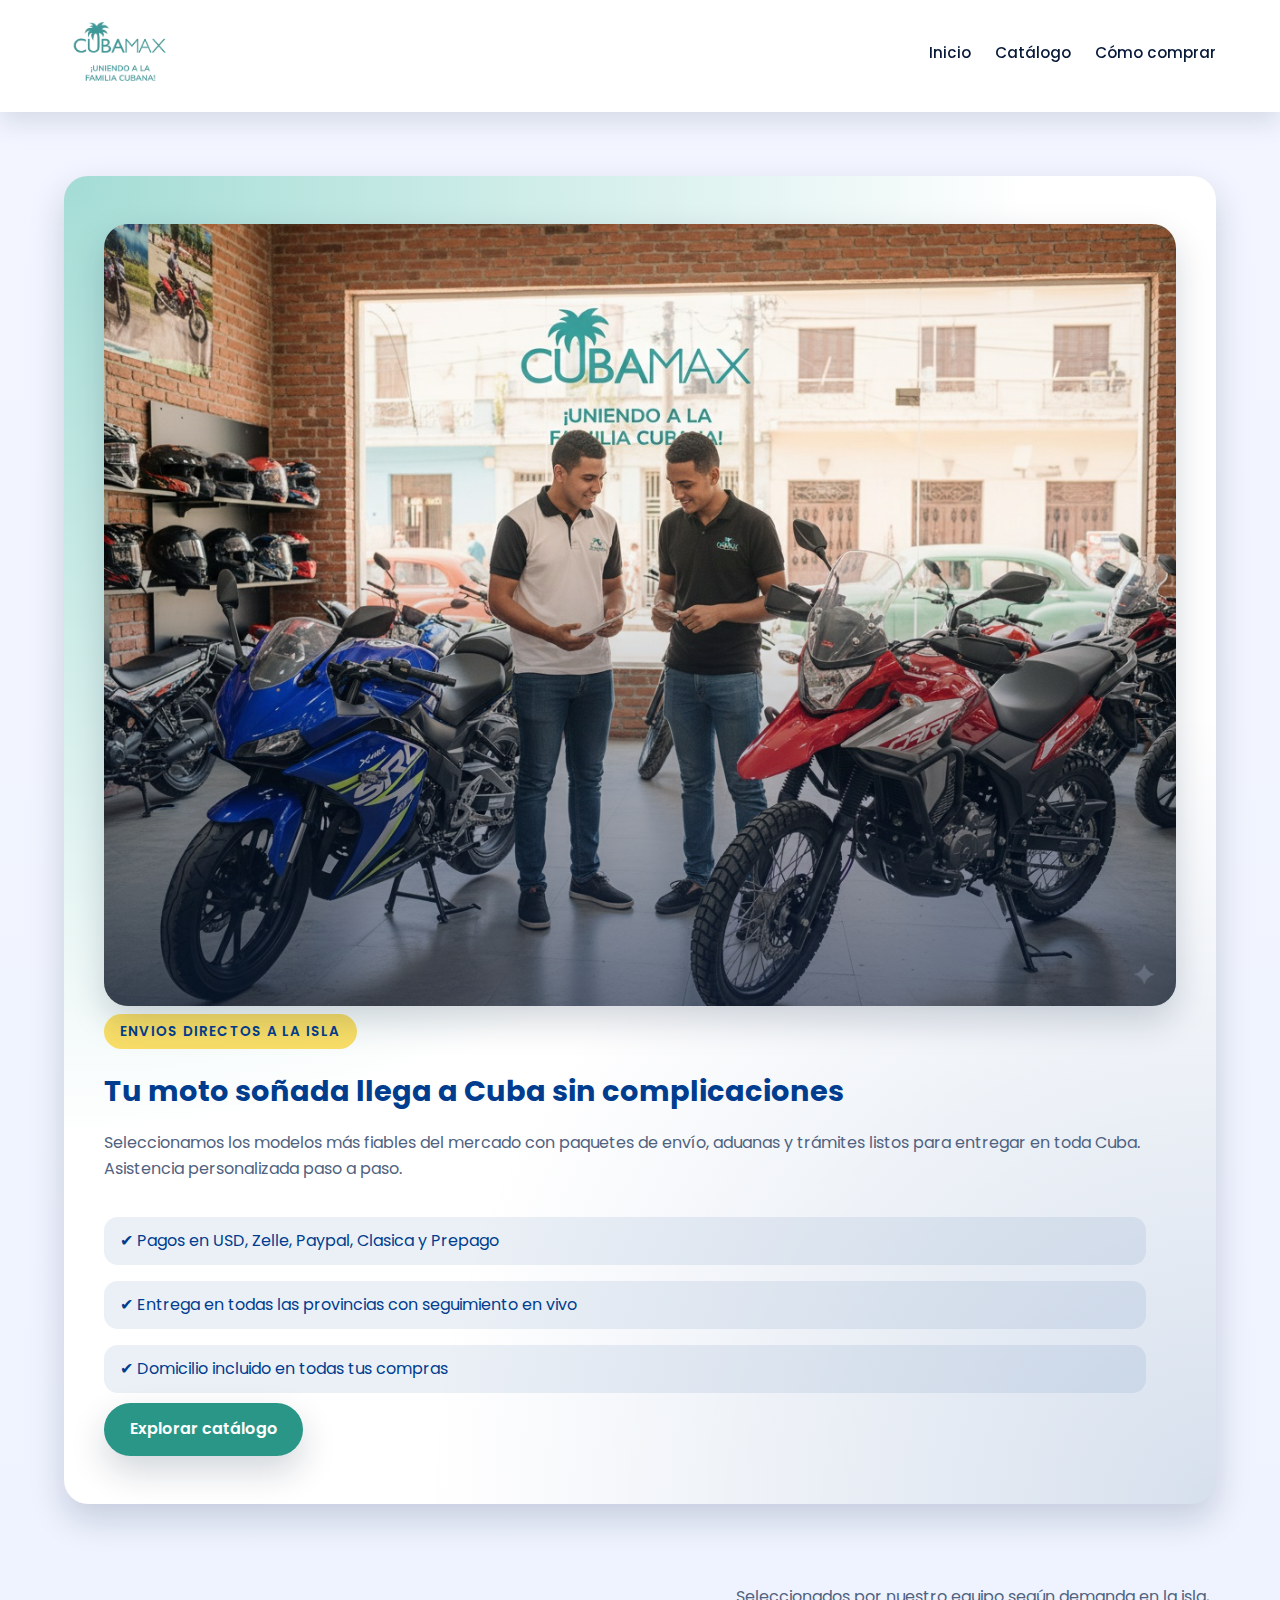
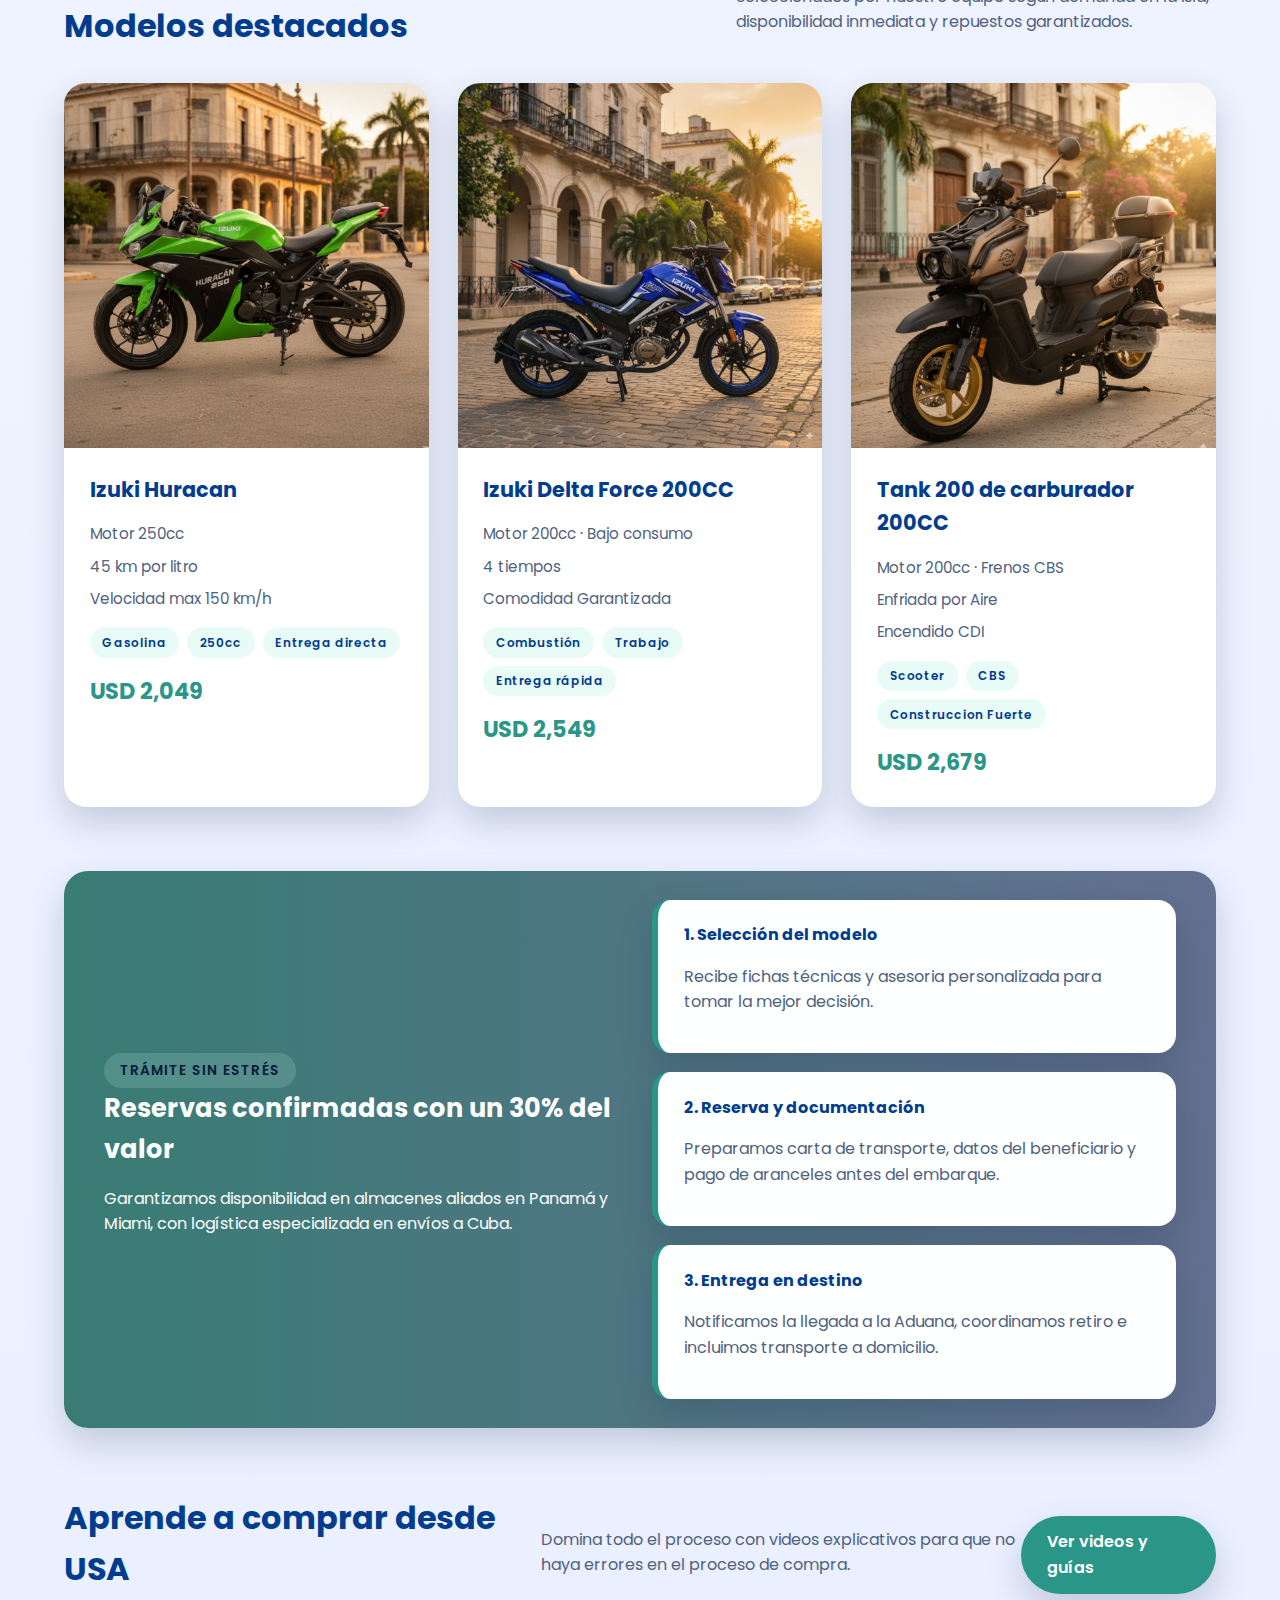
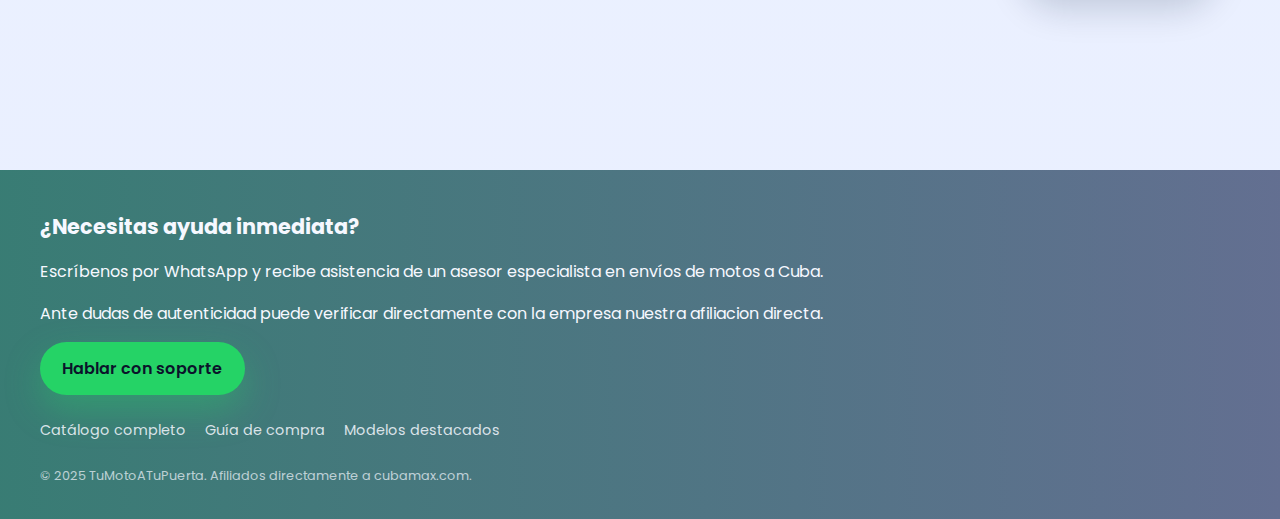
<file: index.html>
<!DOCTYPE html>
<html lang="es">
<head>
    <meta charset="UTF-8">
    <meta name="viewport" content="width=device-width, initial-scale=1.0">
    <title>CataMoto | Catálogo online de motos para Cuba</title>
    <meta name="description" content="Catálogo online de motos con envíos y financiamiento para Cuba. Descubre modelos eléctricos y de combustión, videos y guías para comprar sin complicaciones.">
    <link rel="preconnect" href="https://fonts.googleapis.com">
    <link rel="preconnect" href="https://fonts.gstatic.com" crossorigin>
    <link href="https://fonts.googleapis.com/css2?family=Poppins:wght@400;500;600;700&display=swap" rel="stylesheet">
    <link rel="stylesheet" href="assets/css/styles.css">
</head>
<body>
    <header>
        <nav class="navbar">
            <a class="brand" href="index.html"><img src="assets/img/logoP.jpeg" alt=""></a>
            <button class="mobile-toggle" aria-label="Abrir menú" data-mobile-toggle>☰</button>
            <div class="nav-links" data-nav-links>
                <a href="index.html">Inicio</a>
                <a href="catalogo.html">Catálogo</a>
                <a href="como-comprar.html">Cómo comprar</a>
            </div>
        </nav>
    </header>

    <main>
        <section class="hero">
            <div>
                <div class="hero-image">
                <img src="assets/img/articulotop.jpg" alt="Motocicleta moderna en un entorno tropical">
            </div>
                <span class="badge">Envios directos a la isla</span>
                <h1>Tu moto soñada llega a Cuba sin complicaciones</h1>
                <p>Seleccionamos los modelos más fiables del mercado con paquetes de envío, aduanas y trámites listos para entregar en toda Cuba. Asistencia personalizada paso a paso.</p>
                <div class="hero-features">
                    <span>✔ Pagos en USD, Zelle, Paypal, Clasica y Prepago</span>
                    <span>✔ Entrega en todas las provincias con seguimiento en vivo</span>
                    <span>✔ Domicilio incluido en todas tus compras</span>
                </div>
                <a class="btn" href="catalogo.html">Explorar catálogo</a>
            </div>
            
        </section>

        <section class="section" id="destacados">
            <div class="section-header">
                <h2>Modelos destacados</h2>
                <p>Seleccionados por nuestro equipo según demanda en la isla, disponibilidad inmediata y repuestos garantizados.</p>
            </div>
            <div class="catalog-grid">
                <article class="card moto-card" data-moto-card data-title="Izuki Huracan" data-description="Moto Gasolina Izuki / Huracán 250 |
Especificaciones técnicas:Motor y Rendimiento |
 Tipo de motor:Zongshen 250cc, 4 tiempos, monocilíndrico |
 Desplazamiento: 223 cc |
Potencia máxima: 12 hp a 7500 rpm |
 Torque máximo: 18 Nm a 5500 rpm |
 Sistema de encendido:Cdi |
 Sistema de arranque:Eléctrico |
 Tipo de enfriamiento:Aire (air col) |
 Prestaciones |
 Velocidad máxima: 150 km/h |
 Capacidad de carga: 180 kg |
 Combustible y Consumo |
 Capacidad del tanque: 22 l ± 0. 5 l |
 Rendimiento: 45. 0 km/l |
 Consumo a velocidad constante: 3. 0 l / 100 km |
 Capacidad de aceite del motor: 1. 5 l |
 Sistema de Ruedas y Frenos |
 Neumático delantero: 110/70-17 |
 Neumático trasero: 140/70-17 |
 Frenos:Disco delantero y trasero" data-images="assets/img/Huracan/Huracan.jpg|assets/img/Huracan/HuracanCat1.jpg|assets/img/Huracan/HuracanCat2.jpg|assets/img/Huracan/HuracanCat3.jpg" data-price="USD 2,049" tabindex="0" role="button" aria-label="Ver detalles de Izuki Huracan">
                    <img src="assets/img/Huracan/Huracan.jpg" alt="Izuki Huracan 250 cc">
                    <div class="card-content">
                        <h3>Izuki Huracan</h3>
                        <div class="card-features">
                            <span>Motor 250cc</span>
                            <span>45 km por litro</span>
                            <span>Velocidad max 150 km/h</span>
                        </div>
                        <div class="tags">
                            <span class="tag">Gasolina</span>
                            <span class="tag">250cc</span>
                            <span class="tag">Entrega directa</span>
                        </div>
                        <span class="price-tag">USD 2,049</span>
                    </div>
                </article>
                <article class="card moto-card" data-moto-card data-title="Izuki Delta Force 200CC" data-description="• Tipo de Motor: 4 Tiempos, monocilíndrico
| Relación de compresión: 8. 6: 1
| Tipo de enfriamiento:Aire (air cooled)
| Bujía:D8RTC
| Carburador:Carburador de diafragma (Vacío)
| Desplazamiento: 197 cc
| Diámetro x Carrera: 63. 5 × 62. 2 mm
| Velocidad máxima: 100 km/h
| Potencia máxima: 9. 8 hp / 7500 rpm
| Torque máximo: 14 Nm / 6000 rpm
| Sistema de arranque:Eléctrico y de pedal
| Sistema de ignición:Cdi
| Transmisión / Final:Automática / por banda (5 velocidades / transmisión por cadena)
| Rendimiento de combustible: 42. 0 km/l
| Capacidad de combustible: 15L ± 0. 5L
| Capacidad de aceite del motor: 1. 1 l
| Largo total: 2040 mm
| Ancho total: 785 mm
| Alto total: 1085 mm
| Altura del asiento: 815 mm
| Distancia entre ejes: 1285 mm
| Suspensión delantera:Doble telescópica
| Suspensión trasera:Telescópica simple
| Peso en seco: 118 kg
| Capacidad de carga: 150 kg
| Frenos delanteros:Disco
| Frenos traseros:Tambor
| Llanta delantera: 90/90-17
| Llanta trasera: 110/90-17
| Tiempo de aceleración 0-100 km/h: 13. 1 s
| Consumo de combustible a velocidad constante: 2. 1 l/100 km" data-images="assets/img/deltaForce/deltaForce.jpg|assets/img/deltaForce/deltaForceCat1.jpg|assets/img/deltaForce/deltaForceCat2.jpg|assets/img/deltaForce/deltaForceCat3.jpg" data-price="USD 2,250" tabindex="0" role="button" aria-label="Ver detalles de Scoot Cargo Varadero">
                    <img src="assets/img/deltaForce/deltaForce.jpg" alt="Izuki Delta Force 200CC">
                    <div class="card-content">
                        <h3>Izuki Delta Force 200CC</h3>
                        <div class="card-features">
                            <span>Motor 200cc · Bajo consumo</span>
                            <span>4 tiempos</span>
                            <span>Comodidad Garantizada</span>
                        </div>
                        <div class="tags">
                            <span class="tag">Combustión</span>
                            <span class="tag">Trabajo</span>
                            <span class="tag">Entrega rápida</span>
                        </div>
                        <span class="price-tag">USD 2,549</span>
                    </div>
                </article>
                <article class="card moto-card" data-moto-card data-title="Tank 200 de carburador 200CC" data-description="Ficha técnica – tank 200 transpro carburador
|Motor y Rendimiento
| Modelo de motor:JJ1P161QMK
| Tipo:Monocilíndrico, 4 tiempos
| Cilindrada: 168. 9 cc
| Sistema de enfriamiento:Por aire
| Relación de compresión: 9. 2: 1
| Encendido:Cdi
| Sistema de arranque:Eléctrico y pedal
| Potencia máxima: 8. 3 kW (11. 1 hp) a 8000 rpm
| Torque máximo: 11. 0 Nm a 6000 rpm
| Velocidad máxima: 95 km/h
|Dimensiones y Capacidades
| Distancia entre ejes: 1340 mm
| Peso neto: 105 kg
| Peso bruto: 135 kg
| Carga máxima: 269 kg
| Capacidad del tanque de combustible: 6. 0 litros
|Neumáticos
| Neumático delantero: 120/70-12
| Neumático trasero: 120/70-12
|Frenos
| Delantero:Disco
| Trasero:Tambor" data-images="assets/img/tank/tank.jpg|assets/img/tank/tankC1.jpg|assets/img/tank/tankC2.jpg" data-price="USD 5,990" tabindex="0" role="button" aria-label="Ver detalles de Nitro Sport Santiago">
                    <img src="assets/img/tank/tank.jpg" alt="Tank 200 de carburador 200CC">
                    <div class="card-content">
                        <h3>Tank 200 de carburador 200CC</h3>
                        <div class="card-features">
                            <span>Motor 200cc · Frenos CBS</span>
                            <span>Enfriada por Aire</span>
                            <span>Encendido CDI</span>
                        </div>
                        <div class="tags">
                            <span class="tag">Scooter</span>
                            <span class="tag">CBS</span>
                            <span class="tag">Construccion Fuerte</span>
                        </div>
                        <span class="price-tag">USD 2,679</span>
                    </div>
                </article>
            </div>
        </section>

        <section class="section">
            <div class="highlight-strip">
                <div>
                    <span class="badge">Trámite sin estrés</span>
                    <h3>Reservas confirmadas con un 30% del valor</h3>
                    <p>Garantizamos disponibilidad en almacenes aliados en Panamá y Miami, con logística especializada en envíos a Cuba.</p>
                </div>
                <div class="steps">
                    <div class="step">
                        <h4>1. Selección del modelo</h4>
                        <p>Recibe fichas técnicas y asesoria personalizada para tomar la mejor decisión.</p>
                    </div>
                    <div class="step">
                        <h4>2. Reserva y documentación</h4>
                        <p>Preparamos carta de transporte, datos del beneficiario y pago de aranceles antes del embarque.</p>
                    </div>
                    <div class="step">
                        <h4>3. Entrega en destino</h4>
                        <p>Notificamos la llegada a la Aduana, coordinamos retiro e incluimos transporte a domicilio.</p>
                    </div>
                </div>
            </div>
        </section>

        <section class="section">
            <div class="section-header">
                <h2>Aprende a comprar desde USA</h2>
                <p>Domina todo el proceso con videos explicativos para que no haya errores en el proceso de compra.</p>
                <a class="btn" href="videos.html">Ver videos y guías</a>
            </div>
        </section>
    </main>

    <footer>
        <div class="footer-content">
            <div>
                <h4>¿Necesitas ayuda inmediata?</h4>
                <p>Escríbenos por WhatsApp y recibe asistencia de un asesor especialista en envíos de motos a Cuba.</p>
                <p>Ante dudas de autenticidad puede verificar directamente con la empresa nuestra afiliacion directa.</p>
                <a class="whatsapp-link" href="https://wa.me/5352751212" target="_blank" rel="noopener noreferrer">Hablar con soporte</a>
            </div>
            <div class="footer-links">
                <a href="catalogo.html">Catálogo completo</a>
                <a href="como-comprar.html">Guía de compra</a>
                <a href="#destacados">Modelos destacados</a>
            </div>
            <span class="footer-copy">© 2025 TuMotoATuPuerta. Afiliados directamente a cubamax.com.</span>
        </div>
    </footer>

    <div class="modal" data-modal aria-hidden="true">
        <div class="modal-dialog" role="dialog" aria-modal="true">
            <div class="modal-header">
                <h2 class="modal-title" data-modal-title></h2>
                <button class="modal-close" type="button" aria-label="Cerrar" data-modal-close>×</button>
            </div>
            <div class="slider" data-slider>
                <div class="slider-track" data-slider-track></div>
                <div class="slider-nav">
                    <button type="button" aria-label="Imagen anterior" data-slider-prev>‹</button>
                    <button type="button" aria-label="Imagen siguiente" data-slider-next>›</button>
                </div>
                <div class="slider-dots" data-slider-dots></div>
            </div>
            <div class="modal-body">
                <ul class="modal-description-list" data-modal-description></ul>
                <div class="modal-meta" data-modal-meta></div>
            </div>
        </div>
    </div>

    <script src="assets/js/main.js"></script>
</body>
</html>
</file>
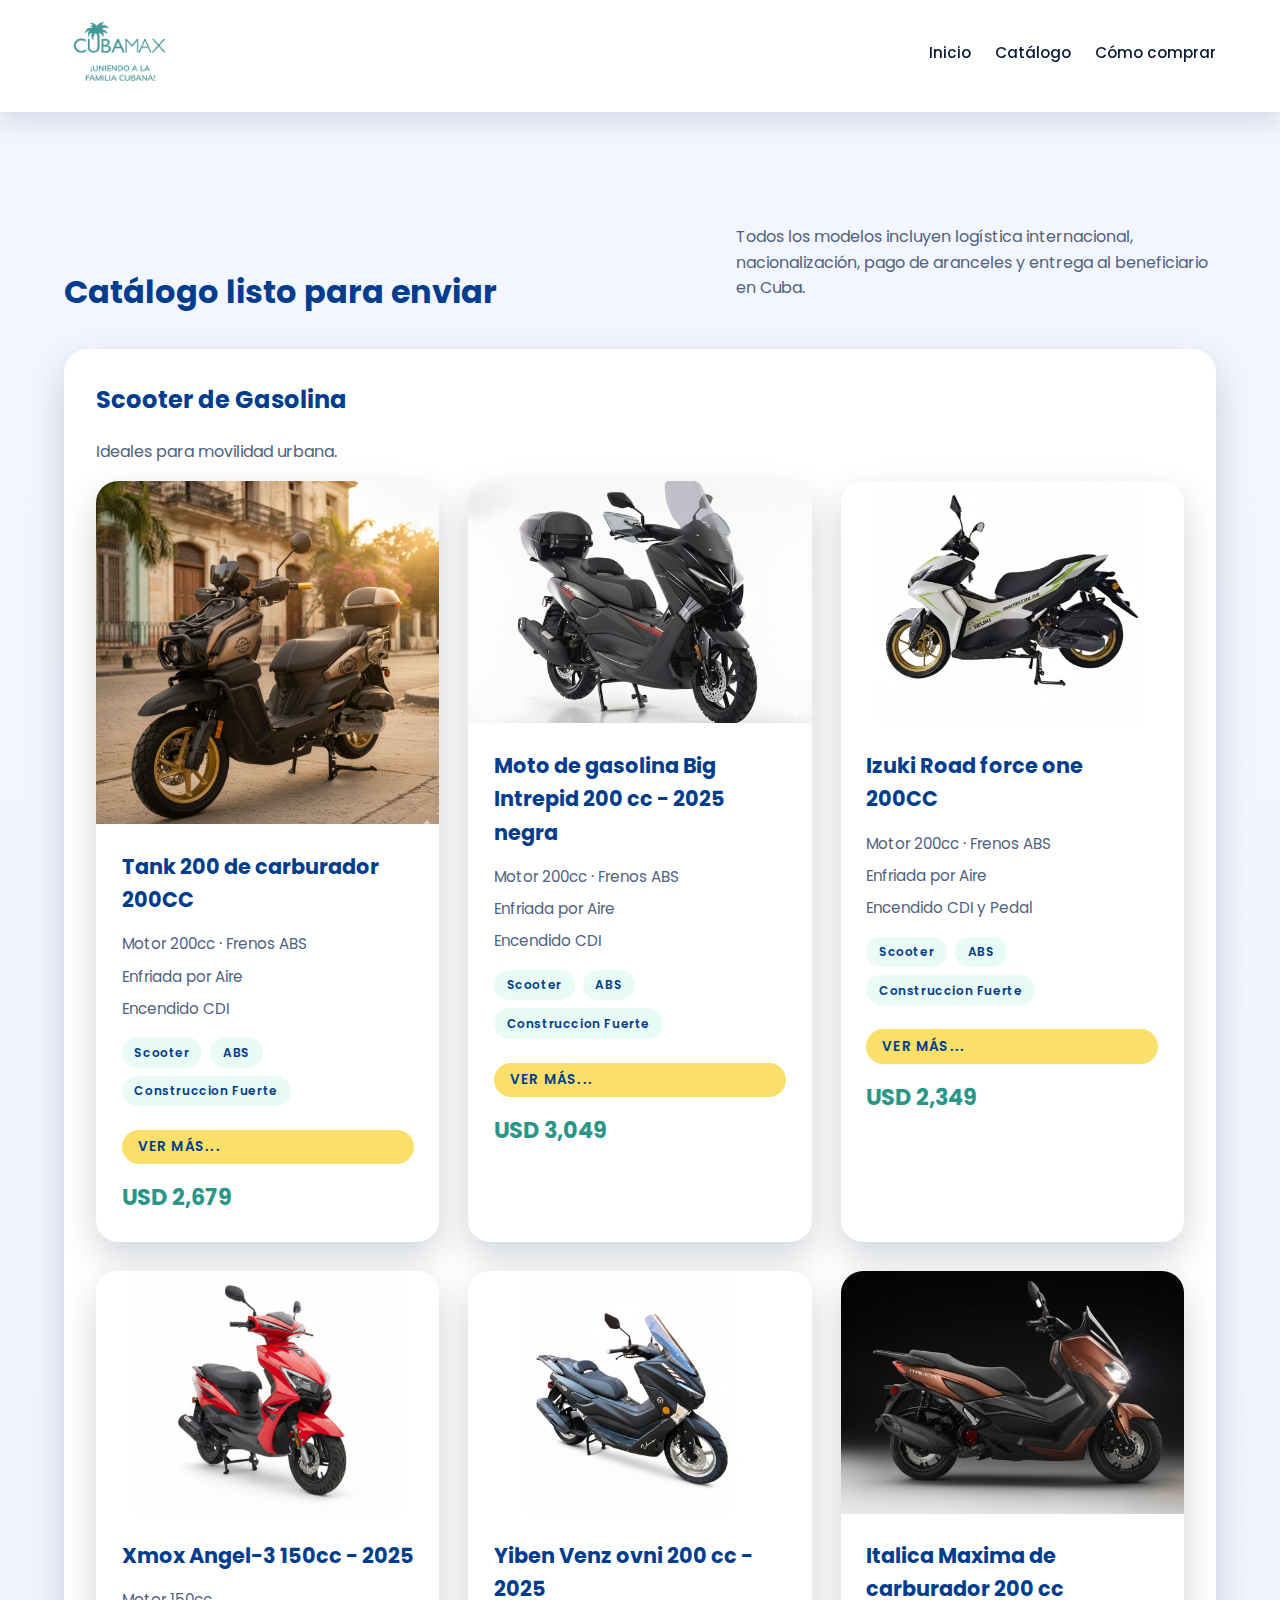
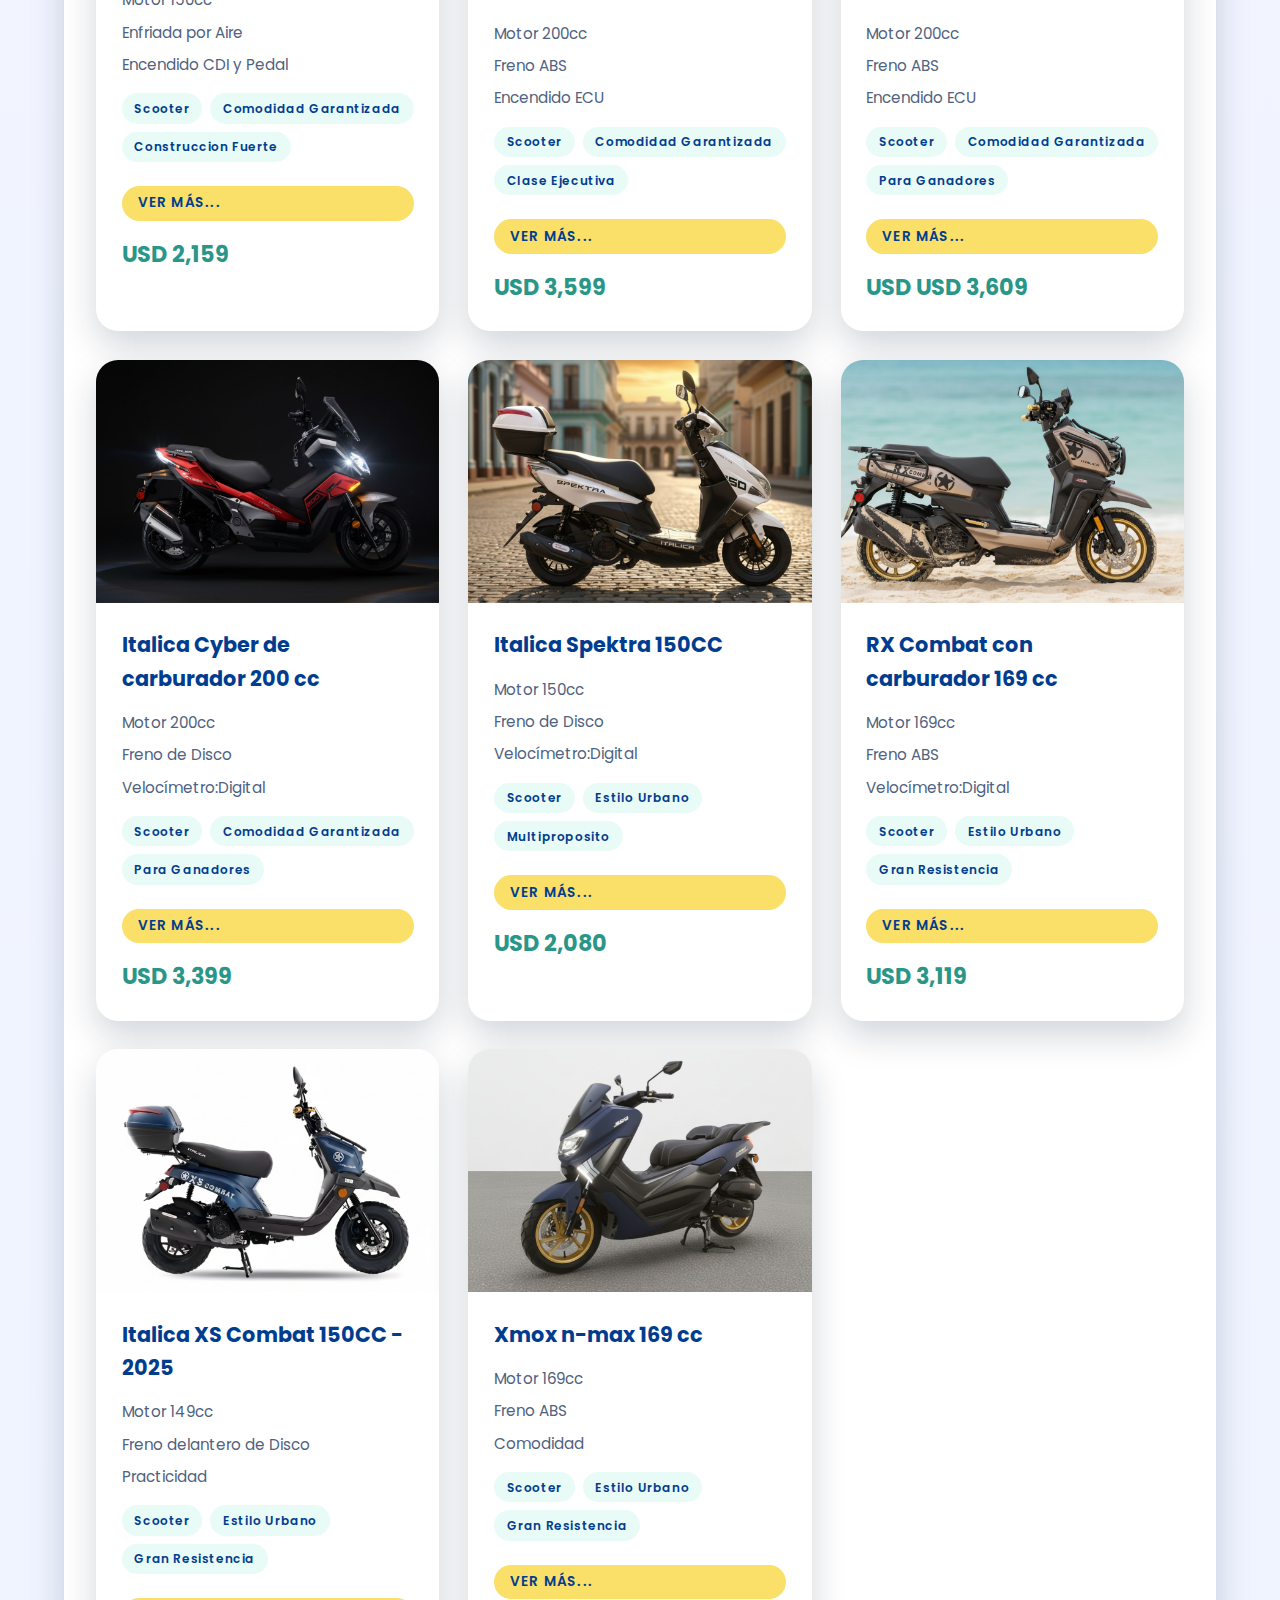
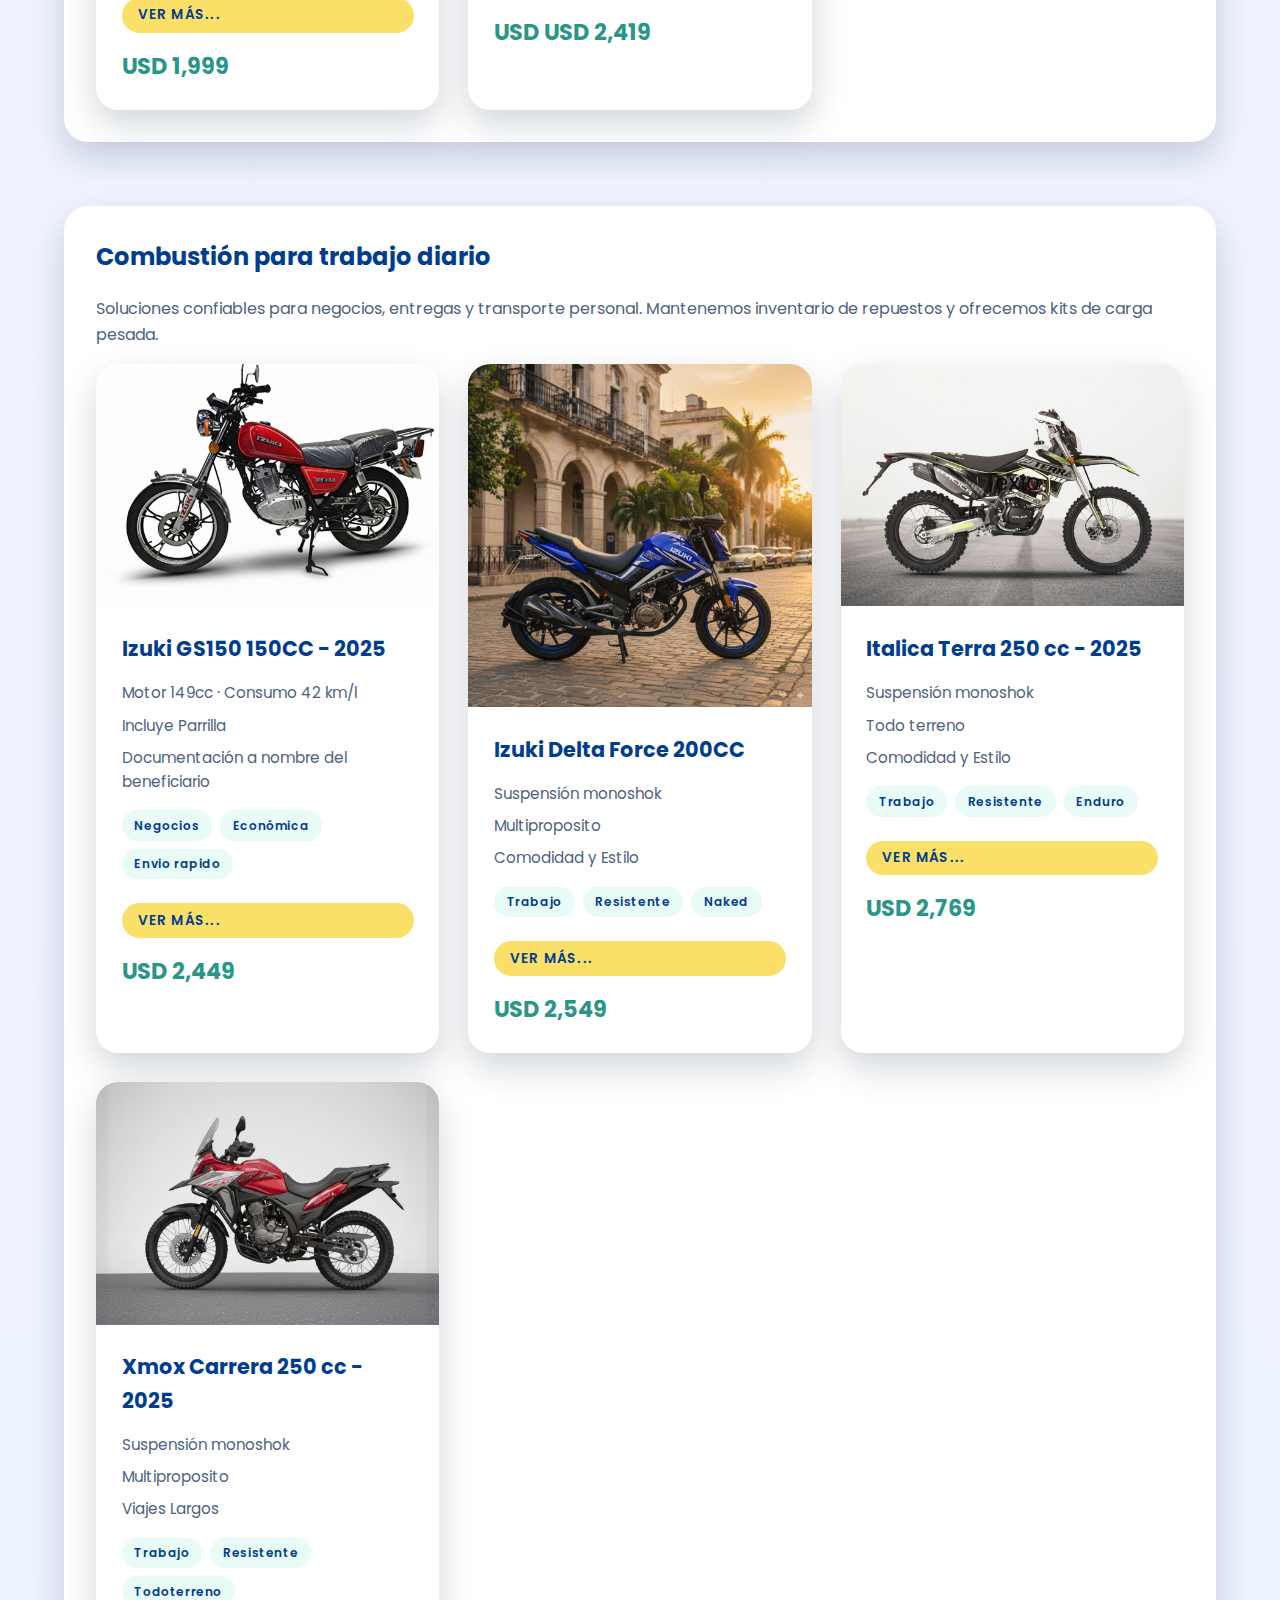
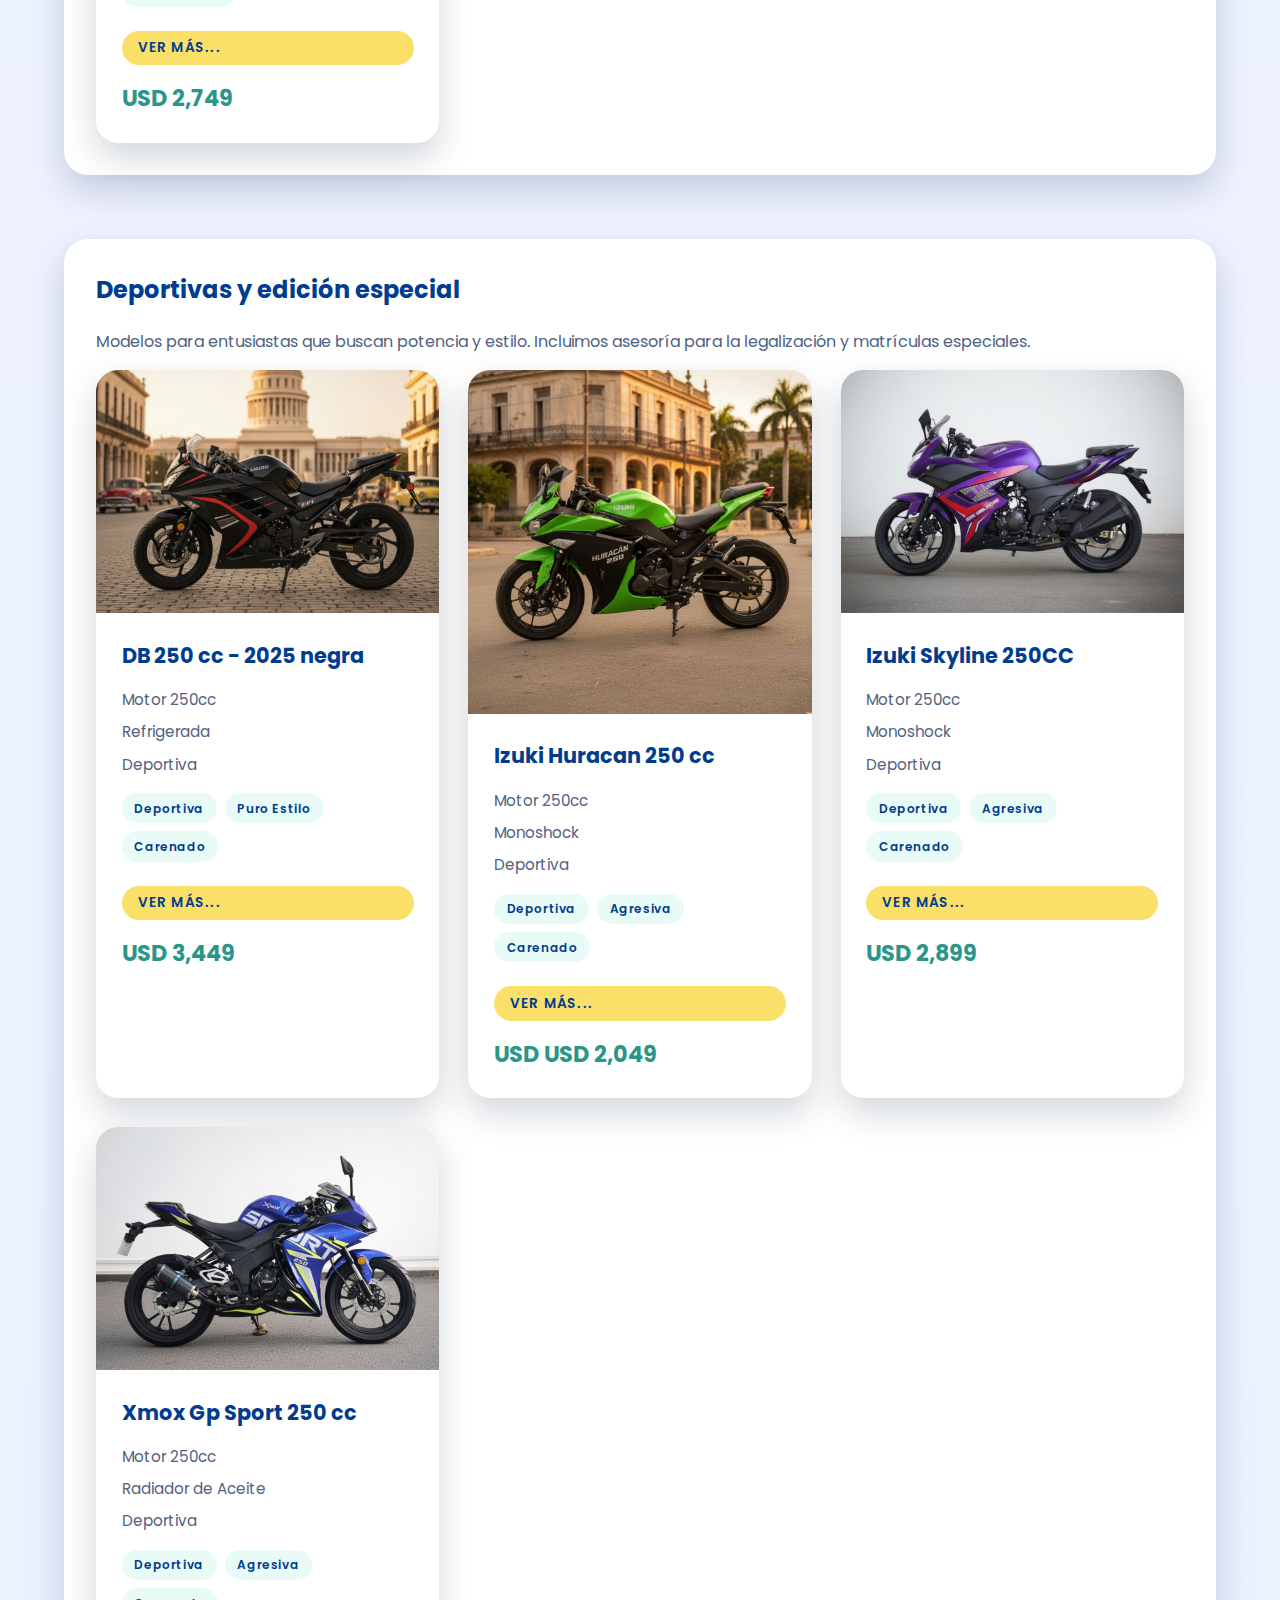
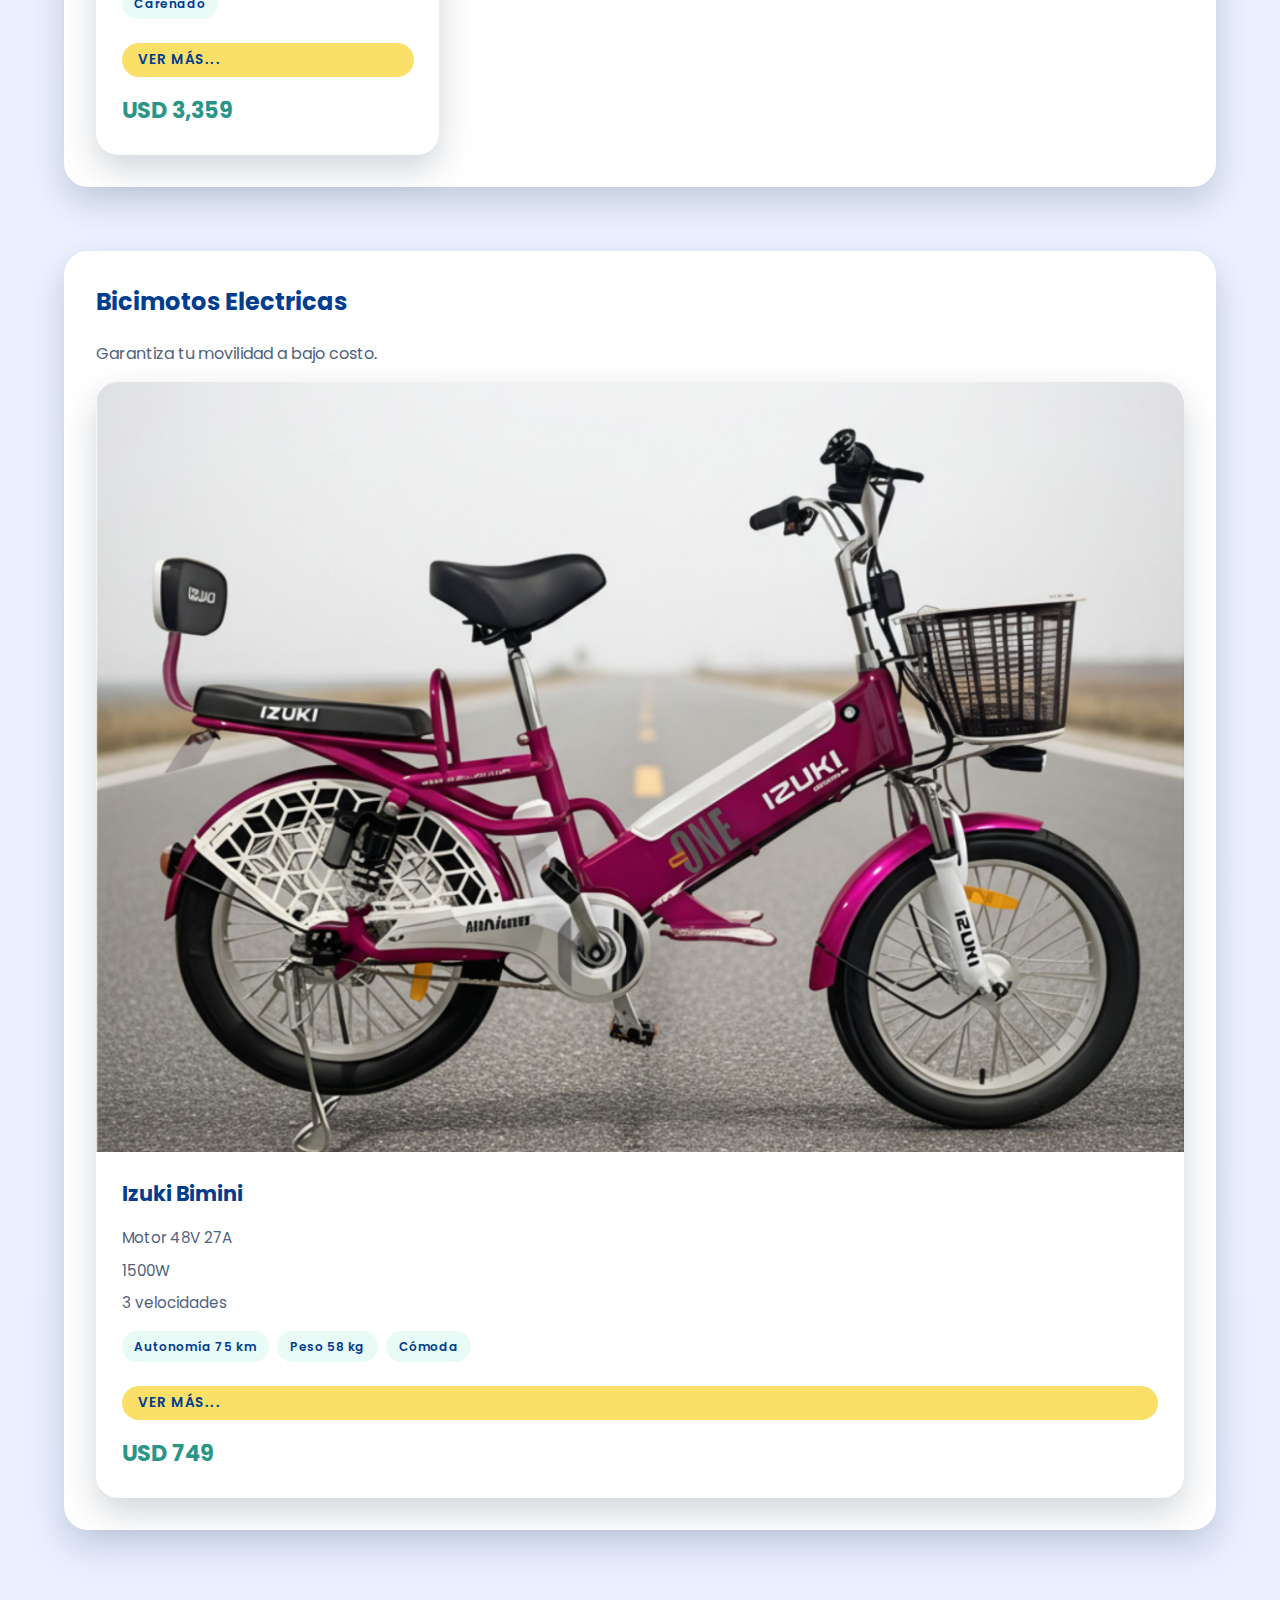
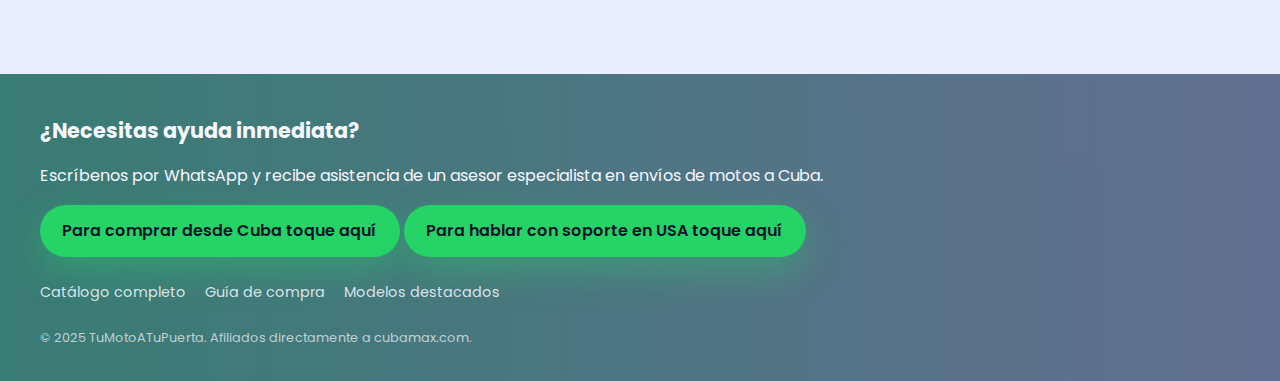
<file: catalogo.html>
<!DOCTYPE html>
<html lang="es">
<head>
    <meta charset="UTF-8">
    <meta name="viewport" content="width=device-width, initial-scale=1.0">
    <title>Catálogo de motos | CataMoto</title>
    <meta name="description" content="Explora el catálogo de motos con envíos a Cuba. Modelos eléctricos, de trabajo y deportivos listos para reservar con logística incluida.">
    <link rel="preconnect" href="https://fonts.googleapis.com">
    <link rel="preconnect" href="https://fonts.gstatic.com" crossorigin>
    <link href="https://fonts.googleapis.com/css2?family=Poppins:wght@400;500;600;700&display=swap" rel="stylesheet">
    <link rel="stylesheet" href="assets/css/styles.css">
</head>
<body>
    <header>
        <nav class="navbar">
            <a class="brand" href="index.html"><img src="assets/img/logoP.jpeg" alt=""></a>
            <button class="mobile-toggle" aria-label="Abrir menú" data-mobile-toggle>☰</button>
            <div class="nav-links" data-nav-links>
                <a href="index.html">Inicio</a>
                <a href="catalogo.html">Catálogo</a>
                <a href="como-comprar.html">Cómo comprar</a>
            </div>
        </nav>
    </header>

    <main>
        <section class="section">
            <div class="section-header">
                <h2>Catálogo listo para enviar</h2>
                <p>Todos los modelos incluyen logística internacional, nacionalización, pago de aranceles y entrega al beneficiario en Cuba.</p>
            </div>

            <article class="article">
                <h2>Scooter de Gasolina</h2>
                <p>Ideales para movilidad urbana.</p>
                <div class="catalog-grid">
                   <article class="card moto-card" data-moto-card data-title="Tank 200 de carburador 200CC" data-description="Ficha técnica – tank 200 transpro carburador
|Motor y Rendimiento
| Modelo de motor:JJ1P161QMK
| Tipo:Monocilíndrico, 4 tiempos
| Cilindrada: 168. 9 cc
| Sistema de enfriamiento:Por aire
| Relación de compresión: 9. 2: 1
| Encendido:Cdi
| Sistema de arranque:Eléctrico y pedal
| Potencia máxima: 8. 3 kW (11. 1 hp) a 8000 rpm
| Torque máximo: 11. 0 Nm a 6000 rpm
| Velocidad máxima: 95 km/h
|Dimensiones y Capacidades
| Distancia entre ejes: 1340 mm
| Peso neto: 105 kg
| Peso bruto: 135 kg
| Carga máxima: 269 kg
| Capacidad del tanque de combustible: 6. 0 litros
|Neumáticos
| Neumático delantero: 120/70-12
| Neumático trasero: 120/70-12
|Frenos
| Delantero:Disco
| Trasero:Tambor" data-images="assets/img/tank/tank.jpg|assets/img/tank/tankC1.jpg|assets/img/tank/tankC2.jpg" data-price="USD 5,990" tabindex="0" role="button" aria-label="Ver detalles de Nitro Sport Santiago">
                    <img src="assets/img/tank/tank.jpg" alt="Tank 200 de carburador 200CC">
                    <div class="card-content">
                        <h3>Tank 200 de carburador 200CC</h3>
                        <div class="card-features">
                            <span>Motor 200cc · Frenos ABS</span>
                            <span>Enfriada por Aire</span>
                            <span>Encendido CDI</span>
                        </div>
                        <div class="tags">
                            <span class="tag">Scooter</span>
                            <span class="tag">ABS</span>
                            <span class="tag">Construccion Fuerte</span>
                        </div>
                        <span class="badge">Ver más...</span>
                        <span class="price-tag">USD 2,679</span>
                    </div>
                </article>
                <article class="card moto-card" data-moto-card data-title="Moto de gasolina big intrepid 200 cc - 2025 negra" data-description="Motor y transmisión:Cilindrada (cc): 161
|Tipo de motor: 1P57QMJ|
Modo de motor:Monocilíndrico/4 tiempos/2 válvulas|
Diámetro x carrera (mm):ø61 x 57, 8|
Potencia máxima: 7, 3 kW/7500 r/min|
Par máximo: 11 n·m/6000 r/min|
Relación de compresión: 9, 6: 1|
Sistema de combustible:Carburador|
Tren de válvulas:Sohc|
Encendido:Cdi|
Arranque Eléctrico y de patada|
Sistema de lubricación Lubricación por salpicadura a presión|
Sistema de refrigeración Refrigeración por aire forzado|
Tipo de cambio de marchas Automático cvt|
Tipo de transmisión|
Transmisión final Correa trapezoidal|
Tipo de embrague Automático|
Dimensiones físicas Peso en seco (kg) 135|
Altura del asiento (mm) 760|
Longitud total (mm) 1995|
Ancho total (mm) 760|
Altura total (mm) 1185|
Distancia al suelo (mm) 105|
Distancia entre ejes (mm) 1390|
Chasis y dimensiones Tipo de chasis Scooter plano|
Suspensión delantera Horquillas telescópicas|
Recorrido de la suspensión delantera (mm) 90|
Suspensión trasera Monoamortiguador|
Recorrido de la suspensión trasera (mm) 88|
Neumáticos 110/70-13|
Trasero Neumático 130/60-13|
Frenos de disco|
Diámetro de los frenos (mm) 230|
Frenos de disco traseros|
Diámetro de los frenos traseros (mm) 220|
Otras especificaciones:Velocidad máxima (km/h): 102|
Carga máxima (kg): 160|
Capacidad de combustible (l): 13|
Batería: 12 v 8, 6 Ah (YTZ10S)|
Con caja trasera, llave inteligente y bluetooth MP3" data-images="assets/img/BigIntrepid/bigIntrepid.jpg|assets/img/BigIntrepid/bigIntrepidC1.jpg|assets/img/BigIntrepid/bigIntrepidC2.jpg|assets/img/BigIntrepid/bigIntrepidC3.jpg" data-price="USD 3,049" tabindex="0" role="button" aria-label="Ver detalles de Big Intrepid 200 cc">
                    <img src="assets/img/BigIntrepid/bigIntrepid.jpg" alt="Moto de gasolina big intrepid 200 cc - 2025 negra">
                    <div class="card-content">
                        <h3>Moto de gasolina Big Intrepid 200 cc - 2025 negra</h3>
                        <div class="card-features">
                            <span>Motor 200cc · Frenos ABS</span>
                            <span>Enfriada por Aire</span>
                            <span>Encendido CDI</span>
                        </div>
                        <div class="tags">
                            <span class="tag">Scooter</span>
                            <span class="tag">ABS</span>
                            <span class="tag">Construccion Fuerte</span>
                        </div>
                        <span class="badge">Ver más...</span>
                        <span class="price-tag">USD 3,049</span>
                    </div>
                </article>
                <article class="card moto-card" data-moto-card data-title="izuki road force one 200CC" data-description="Ficha técnica – RF1-200 (Road Force One)
|1. Motor|
• Tipo de motor: 4 tiempos, mono cilíndrico|
• Relación de compresión: 9. 2: 1|
• Sistema de enfriamiento:Aire (aircol=oled)|
• Bujía:Modelo 7RNGK|
• Carburador:Carburador de diafragma (vacío)|
• Desplazamiento: 185 cc|
• Diámetro x Carrera: 61 mm x 57. 8 mm|
2. Rendimiento y Potencia|
• Velocidad máxima: 130 km/h|
• Potencia máxima: 8. 3 (a 7000 rpm)|
• Torque máximo: 12 (a 5500 rpm)|
3. Arranque, Ignición y Transmisión|
• Sistema de arranque:Eléctrico y de pedal|
• Sistema de ignición:Cdi|
• Transmisión final:Por correa|
4. Consumo y Capacidades|
• Rendimiento de combustible: 3. 0 km/l|
• Consumo a velocidad constante: 3. 0 l/100 km|
• Capacidad del tanque de combustible: 8. 5 ± 0. 5 l|
• Capacidad de aceite del motor: 1. 2 l|
5. Dimensiones|
• Largo total: 2050 mm|
• Ancho total: 740 mm|
• Alto total: 1150 mm|
• Altura del asiento: 900 mm|
• Distancia entre ejes: 1350 mm|
6. Suspensión y Frenos|
• Suspensión delantera:Hidráulica (Damping hydraulic)|
• Suspensión trasera:Hidráulica (Damping hydraulic)|
• Frenos delanteros:Disco|
• Frenos traseros:Disco|
7. Ruedas y Aceleración|
• Llanta delantera: 90/90-14|
• Llanta trasera: 90/90-14|
• Aceleración (0-100 km/h): 9. 1 segundos|
8. Peso y Capacidad de Carga|
• Peso en seco: 140 kg|
• Capacidad de carga máxima: 185 kg" data-images="assets/img/roadForce/roadForce.jpg|assets/img/roadForce/roadForceC1.jpg|assets/img/roadForce/roadForceC2.jpg" data-price="USD 2,349" tabindex="0" role="button" aria-label="Ver detalles de Big Intrepid 200 cc">
                    <img src="assets/img/roadForce/roadForce.jpg" alt="Moto de gasolina big intrepid 200 cc - 2025 negra">
                    <div class="card-content">
                        <h3>Izuki Road force one 200CC</h3>
                        <div class="card-features">
                            <span>Motor 200cc · Frenos ABS</span>
                            <span>Enfriada por Aire</span>
                            <span>Encendido CDI y Pedal</span>
                        </div>
                        <div class="tags">
                            <span class="tag">Scooter</span>
                            <span class="tag">ABS</span>
                            <span class="tag">Construccion Fuerte</span>
                        </div>
                        <span class="badge">Ver más...</span>
                        <span class="price-tag">USD 2,349</span>
                    </div>
                </article>
                <article class="card moto-card" data-moto-card data-title="Xmox Angel-3 150cc - 2025" data-description="Motor: 150CC, 2 válvulas, 4 tiempos refrigerado por aire, tecnología GY6
|Sistema de combustible:Tipo carburador|
Transmisión:Automática|
Velocidad máxima: 60 mph (dependiendo del peso del conductor y las condiciones del camino)|
Sistema de frenos:Disco delantero, trasero:Tambor|
Neumáticos:Tamaño delantero: 350-10, trasero: 350-10|
Sistema de arranque:Eléctrico y pedal de arranque|
Capacidad depósito 1, 2 gl|
Sistema de suspensión:Amortiguador delantero telescópico, doble|
Amortiguador trasero|
Llantas:Aleación|
Indicador:Velocímetro batería digital|
Bateria: 12 7ah|
G. W.: 228 lb|
Dimensiones l*w*h(in): 76. 38*27. 95*45. 47|
Accesorios:Cargador usb, alarma|
Rendimiento estimado de combistible: 30 kilometros/ litros|
Tipo de aceite para motor: 10w/40 de motocicleta" data-images="assets/img/Angel/Angel.jpg|assets/img/Angel/Angel1.jpg|assets/img/Angel/Angel2.jpg" data-price="USD 2,349" tabindex="0" role="button" aria-label="Ver detalles de Big Intrepid 200 cc">
                    <img src="assets/img/Angel/Angel.jpg" alt="Xmox Angel-3 150cc - 2025">
                    <div class="card-content">
                        <h3>Xmox Angel-3 150cc - 2025</h3>
                        <div class="card-features">
                            <span>Motor 150cc </span>
                            <span>Enfriada por Aire</span>
                            <span>Encendido CDI y Pedal</span>
                        </div>
                        <div class="tags">
                            <span class="tag">Scooter</span>
                            <span class="tag">Comodidad Garantizada</span>
                            <span class="tag">Construccion Fuerte</span>
                        </div>
                        <span class="badge">Ver más...</span>
                        <span class="price-tag">USD 2,159</span>
                    </div>
                </article>
                <article class="card moto-card" data-moto-card data-title="yiben venz ovni 200 cc - 2025" data-description="Tipo:YB200T-6 (c)
|Datos técnicos principales:Dimensiones (mm): 2100*590*1200|
Distancia entre ejes (mm): 1420|
Altura libre mínima (mm): 140|
Peso neto (kg): 112|
Carga máxima (kg): 150|
Velocidad máxima (km/h): 110|
Freno (Del. /Tras. ):Disco / Disco|
Cubo de la rueda (Del. /Tras. ):Aluminio|
Tamaño del neumático (Del. /Tras. ):Neumático Chenxin 130/60-13/130/60-13|
Atmósfera de la rueda (Del. /Tras. ) (kPa): 220/250|
Modelo de motor: 1P63QMK (180 cc)|
Tipo de motor: 1 cilindro, 4 tiempos, refrigerado por aire|
Potencia máxima (kW/(r/min)): 10. 4/8000|
Par máximo (Nm/(r/min)): 13. 7/6500|
Sistema de suministro de combustible:Efi|
Encendido:Ecu|
Velocímetro:Velocímetro digital|
Carga: 75 piezas 40HQ skd|
Tipo de embalaje:Caja de cartón con marco de hierro" data-images="assets/img/Ovni/ovni.jpg|assets/img/Ovni/ovni1.jpg" data-price="USD 3,599" tabindex="0" role="button" aria-label="Ver detalles de Big Intrepid 200 cc">
                    <img src="assets/img/Ovni/ovni.jpg" alt="yiben venz ovni 200 cc - 2025">
                    <div class="card-content">
                        <h3>Yiben Venz ovni 200 cc - 2025</h3>
                        <div class="card-features">
                            <span>Motor 200cc </span>
                            <span>Freno ABS</span>
                            <span>Encendido ECU</span>
                        </div>
                        <div class="tags">
                            <span class="tag">Scooter</span>
                            <span class="tag">Comodidad Garantizada</span>
                            <span class="tag">Clase Ejecutiva</span>
                        </div>
                        <span class="badge">Ver más...</span>
                        <span class="price-tag">USD 3,599</span>
                    </div>
                </article>
                <article class="card moto-card" data-moto-card data-title="italica maxima de carburador 200 cc" data-description="Tipo de motor:Monocilíndrico, 4 tiempos, refrigerado por aire
|Cilindrada: 169 cc|
Velocidad máxima: 105 km/h|
Potencia máxima: 7, 4 kW/8250 rpm|
Par máximo: 11 n·m/6000 rpm|
Sistema de combustible:Efi|
Transmisión:Cvt automática|
Suspensión delantera:Horquilla telescópica hidráulica|
Suspensión trasera:Doble amortiguador|
Neumáticos delanteros: 110/70-13|
Neumáticos traseros: 130/60-13|
Freno delantero:Cbs (delantero/disco)|
Freno trasero:Cbs (trasero/disco)|
Juego de llaves:Sin llave inteligente|
Velocímetro:Digital|
Dimensiones totales:Lado x Ancho x Alto: 195 x 73 x 122 cm|
Distancia entre ejes: 135 cm|
Altura del asiento: 77 cm|
Distancia al suelo: 4. 53 pulgadas|
Peso en vacío: 291. 01 libras|
Capacidad de combustible: 2. 54 galones|
Aceite de motor:Sae 10W-30/15W-40" data-images="assets/img/maxima/maxima.jpg|assets/img/maxima/maxima1.jpg|assets/img/maxima/maxima2.jpg" data-price="USD 3,609" tabindex="0" role="button" aria-label="Ver detalles de italica maxima de carburador 200 cc">
                    <img src="assets/img/maxima/maxima.jpg" alt="yiben venz ovni 200 cc - 2025">
                    <div class="card-content">
                        <h3>Italica Maxima de carburador 200 cc</h3>
                        <div class="card-features">
                            <span>Motor 200cc </span>
                            <span>Freno ABS</span>
                            <span>Encendido ECU</span>
                        </div>
                        <div class="tags">
                            <span class="tag">Scooter</span>
                            <span class="tag">Comodidad Garantizada</span>
                            <span class="tag">Para Ganadores</span>
                        </div>
                        <span class="badge">Ver más...</span>
                        <span class="price-tag">USD USD 3,609</span>
                    </div>
                </article>
                <article class="card moto-card" data-moto-card data-title="italica cyber 200 cc fuel inyection" data-description="Tipo de motor:Monocilíndrico, 4 tiempos, refrigerado por aire
|Cilindrada: 169 cc|
Velocidad máxima: 105 km/h|
Potencia máxima: 8, 3 kW/7000 r/min|
Par máximo: 12 Nm/6000 r/min|
Sistema de combustible:Efi|
Transmisión:Cvt automática|
Suspensión delantera:Horquilla telescópica hidráulica|
Suspensión trasera:Doble amortiguador|
Neumáticos delanteros: 100/80-14|
Neumáticos traseros: 130/70-13|
Freno delantero:Cbs (delantero/disco)|
Freno trasero:Cbs (trasero/disco)|
Juego de llaves:Sin llave inteligente|
Velocímetro:Digital|
Dimensiones totales (l x An x Al): 194, 8 x 77, 2 x 122, 8 cm|
Distancia entre ejes: 137, 2 cm|
Altura del asiento: 80, 9 cm|
Suelo Altura libre: 10, 5 cm|
Peso en vacío: 150, 8 kg|
Capacidad de combustible: 13, 5 litros|
Aceite de motor:Sae 10W-30/15W-40" data-images="assets/img/cyber/cyber.jpg|assets/img/cyber/cyber1.jpg|assets/img/cyber/cyber2.jpg" data-price="USD 3,399" tabindex="0" role="button" aria-label="Ver detalles de italica cyber 200 cc fuel inyection">
                    <img src="assets/img/cyber/cyber.jpg" alt="italica cyber 200 cc fuel inyection">
                    <div class="card-content">
                        <h3>Italica Cyber de carburador 200 cc</h3>
                        <div class="card-features">
                            <span>Motor 200cc </span>
                            <span>Freno  de Disco</span>
                            <span>Velocímetro:Digital</span>
                        </div>
                        <div class="tags">
                            <span class="tag">Scooter</span>
                            <span class="tag">Comodidad Garantizada</span>
                            <span class="tag">Para Ganadores</span>
                        </div>
                        <span class="badge">Ver más...</span>
                        <span class="price-tag">USD 3,399</span>
                    </div>
                </article>
                <article class="card moto-card" data-moto-card data-title="Italica Spektra 150CC" data-description="Tipo de motor:Monocilíndrico|
4 tiempos|
Refrigerado por aire|
Cilindrada: 149 cc|
Potencia máxima: 6, 0 kW/7500 rpm|
Par máximo: 8, 0 n·m/6000 rpm|
Sistema de combustible:Carburador|
Transmisión:Cvt automática|
Suspensión delantera:Horquilla telescópica hidráulica|
Suspensión trasera:Amortiguador de resorte simple|
Neumáticos:Delantero: 3. 5-10|
Trasero: 3. 5-10|
Frenos:Freno delantero:Cbs (Disco delantero)|
Freno trasero:Cbs (Tambor trasero)|
Dimensiones (largo x ancho x alto): 188, 7 x 65, 9 x 114, 5 cm|
Distancia entre ejes: 122, 7 cm|
Altura del asiento: 100, 9 cm pulg. Distancia al suelo: 3. 94 pulg. Peso en vacío: 209. 44 lbs. |
Capacidad de combustible: 1. 74 galones|
Aceite de motor:Sae 10W-30/15W-40" data-images="assets/img/spectra/spectra.jpg|assets/img/spectra/spectra1.jpg|assets/img/spectra/spectra2.jpg|assets/img/spectra/spectra3.jpg" data-price="USD 2,080" tabindex="0" role="button" aria-label="Ver detalles de italica spektra 150CC">
                    <img src="assets/img/spectra/spectra.jpg" alt="italica cyber 200 cc fuel inyection">
                    <div class="card-content">
                        <h3>Italica Spektra 150CC</h3>
                        <div class="card-features">
                            <span>Motor 150cc </span>
                            <span>Freno  de Disco</span>
                            <span>Velocímetro:Digital</span>
                        </div>
                        <div class="tags">
                            <span class="tag">Scooter</span>
                            <span class="tag">Estilo Urbano</span>
                            <span class="tag">Multiproposito</span>
                        </div>
                        <span class="badge">Ver más...</span>
                        <span class="price-tag">USD 2,080</span>
                    </div>
                </article>
                <article class="card moto-card" data-moto-card data-title="rx combat con carburador 169 cc" data-description="Tipo de motor:Monocilíndrico
|4 tiempos|
Refrigerado por aire|
Cilindrada: 169 cc|
Sistema de combustible:Carburador|
Transmisión:Cvt automática|
Suspensión delantera:Horquilla telescópica hidráulica|
Suspensión trasera:Doble amortiguador|
Neumáticos:Delantero: 130/70-13|
Trasero: 130/70-13|
Frenos:Freno delantero:Cbs (Disco delantero)|
Freno trasero:Cbs (Disco trasero)|
Capacidad de combustible: 1. 98 galones|
Aceite de motor:Sae 10W-30/15W-40" data-images="assets/img/combat/combat.jpg|assets/img/combat/combat1.jpg|assets/img/combat/combat2.jpg" data-price="USD 3,119" tabindex="0" role="button" aria-label="Ver detalles de italica spektra 150CC">
                    <img src="assets/img/combat/combat.jpg" alt="RX Combat con carburador 169 cc">
                    <div class="card-content">
                        <h3>RX Combat con carburador 169 cc</h3>
                        <div class="card-features">
                            <span>Motor 169cc </span>
                            <span>Freno ABS</span>
                            <span>Velocímetro:Digital</span>
                        </div>
                        <div class="tags">
                            <span class="tag">Scooter</span>
                            <span class="tag">Estilo Urbano</span>
                            <span class="tag">Gran Resistencia</span>
                        </div>
                        <span class="badge">Ver más...</span>
                        <span class="price-tag">USD 3,119</span>
                    </div>
                </article>
                <article class="card moto-card" data-moto-card data-title="RX Combat con carburador 169 cc" data-description="Tipo de motor:Monocilíndrico, 4 tiempos, refrigerado por aire
|Cilindrada: 149 cc|
Potencia máxima: 6, 8 kW a 7500 rpm|
Par máximo: 8, 9 Nm a 6000 rpm|
Sistema de combustible:Carburador|
Transmisión:Cvt Automática|
Velocímetro:Digital|
Suspensión delantera:Horquilla telescópica hidráulica|
Suspensión trasera:Amortiguador de resorte simple|
Neumáticos delanteros: 110/90-10|
Neumáticos traseros: 110/90-10|
Freno delantero:Cbs (disco delantero)|
Freno trasero:Cbs (tambor trasero)|
Dimensiones totales (largo x ancho x alto): 188, 7 x 65, 9 x 114, 5 cm|
Distancia entre ejes: 132, 7 cm pulg. Altura del asiento: 75 cm|
Distancia al suelo: 15 cm|
Peso en vacío: 79 kg|
Capacidad de combustible: 6, 5 litros|
Aceite de motor:Sae 10W-30 / 15W-40" data-images="assets/img/xsCombat/xscombat.jpg" data-price="USD 1,999" tabindex="0" role="button" aria-label="Ver detalles de Italica XS Combat 150CC - 2025">
                    <img src="assets/img/xsCombat/xscombat.jpg" alt="Italica XS Combat 150CC - 2025">
                    <div class="card-content">
                        <h3>Italica XS Combat 150CC - 2025</h3>
                        <div class="card-features">
                            <span>Motor 149cc </span>
                            <span>Freno delantero de Disco</span>
                            <span>Practicidad</span>
                        </div>
                        <div class="tags">
                            <span class="tag">Scooter</span>
                            <span class="tag">Estilo Urbano</span>
                            <span class="tag">Gran Resistencia</span>
                        </div>
                        <span class="badge">Ver más...</span>
                        <span class="price-tag">USD 1,999</span>
                    </div>
                </article>
                <article class="card moto-card" data-moto-card data-title="Xmox n-max 169 cc" data-description="Motor: 169 cc, 2 válvulas, 4 tiempos refrigerado por aire, tecnología GY6
|Sistema de combustible:Tipo carburador|
Transmisión:Automática|
Velocidad máxima: 60 mph (dependiendo del peso del conductor y las condiciones del camino)|
Sistema de frenos:Disco delantero, trasero:Disco|
Neumáticos:Tamaño delantero: 130/60-13, trasero: 130/60-13|
Sistema de arranque:Eléctrico y pedal de arranque|
Capacidad depósito 2 gl|
Sistema de suspensión:Amortiguador delantero telescópico, doble|
Amortiguador trasero|
Llantas:Aleación|
Indicador:Velocímetro batería digital|
Bateria: 12 7ah|
G. W.: 310 lb|
Dimensiones l*w*h(in): 76. 38*27. 95*45. 47|
Accesorios:Cargador usb|
Rendimiento estimado de combistible: 30 kilometros/ litros|
Tipo de aceite para motor: 10w/40 de motocicleta" data-images="assets/img/nmax/nmax.jpg|assets/img/nmax/nmax1.jpg|assets/img/nmax/nmax2.jpg" data-price="USD 2,419" tabindex="0" role="button" aria-label="Ver detalles de Xmox n-max 169 cc">
                    <img src="assets/img/nmax/nmax.jpg" alt="xmox n-max 169 cc">
                    <div class="card-content">
                        <h3>Xmox n-max 169 cc</h3>
                        <div class="card-features">
                            <span>Motor 169cc </span>
                            <span>Freno ABS</span>
                            <span>Comodidad</span>
                        </div>
                        <div class="tags">
                            <span class="tag">Scooter</span>
                            <span class="tag">Estilo Urbano</span>
                            <span class="tag">Gran Resistencia</span>
                        </div>
                        <span class="badge">Ver más...</span>
                        <span class="price-tag">USD USD 2,419</span>
                    </div>
                </article>
                
                    
                </div>
            </article>

            <article class="article section">
                <h2>Combustión para trabajo diario</h2>
                <p>Soluciones confiables para negocios, entregas y transporte personal. Mantenemos inventario de repuestos y ofrecemos kits de carga pesada.</p>
                <div class="catalog-grid">
                    <div class="card moto-card" data-moto-card data-title="Izuki GS150 150CC - 2025" data-description="Ser práctica y ligera es una de sus características más resaltantes, ya que muchos prefieren las motos de fácil manejo y la vez segura, sobre todo en el caso de aquellos que quieren comprar su primera moto, por ello esta moto es ideal para estos usuarios." data-images="assets/img/gs/gs.jpg" data-price="USD 2,449" tabindex="0" role="button" aria-label="Ver detalles de Izuki GS150 150CC">
                        <img src="assets/img/gs/gs.jpg" alt="Moto utilitaria con parrilla">
                        <div class="card-content">
                            <h3>Izuki GS150 150CC - 2025</h3>
                            <div class="card-features">
                                <span>Motor 149cc · Consumo 42 km/l</span>
                                <span>Incluye Parrilla</span>
                                <span>Documentación a nombre del beneficiario</span>
                            </div>
                            <div class="tags">
                                <span class="tag">Negocios</span>
                                <span class="tag">Económica</span>
                                <span class="tag">Envio rapido</span>
                            </div>
                            <span class="badge">Ver más...</span>
                            <span class="price-tag">USD 2,449</span>
                        </div>
                    </div>
                    <div class="card moto-card" data-moto-card data-title="Izuki Delta force 200CC - 2025" data-description="• Tipo de Motor: 4 Tiempos, monocilíndrico|
• Relación de compresión: 8. 6: 1|
• Tipo de enfriamiento:Aire (air cooled)|
• Bujía:D8RTC|
• Carburador:Carburador de diafragma (Vacío)|
• Desplazamiento: 197 cc|
• Diámetro x Carrera: 63. 5 × 62. 2 mm|
• Velocidad máxima: 100 km/h|
• Potencia máxima: 9. 8 hp / 7500 rpm|
• Torque máximo: 14 Nm / 6000 rpm|
• Sistema de arranque:Eléctrico y de pedal|
• Sistema de ignición:Cdi|
• Transmisión / Final:Automática / por banda (5 velocidades / transmisión por cadena)|
• Rendimiento de combustible: 42. 0 km/l|
• Capacidad de combustible: 15L ± 0. 5L|
• Capacidad de aceite del motor: 1. 1 l|
• Largo total: 2040 mm|
• Ancho total: 785 mm|
• Alto total: 1085 mm|
• Altura del asiento: 815 mm|
• Distancia entre ejes: 1285 mm|
• Suspensión delantera:Doble telescópica|
• Suspensión trasera:Telescópica simple|
• Peso en seco: 118 kg|
• Capacidad de carga: 150 kg|
• Frenos delanteros:Disco|
• Frenos traseros:Tambor|
• Llanta delantera: 90/90-17|
• Llanta trasera: 110/90-17|
• Tiempo de aceleración 0-100 km/h: 13. 1 s|
• Consumo de combustible a velocidad constante: 2. 1 l/100 km" data-images="assets/img/deltaForce/deltaForce.jpg|assets/img/deltaForce/deltaForceCat1.jpg|assets/img/deltaForce/deltaForceCat2.jpg|assets/img/deltaForce/deltaForceCat3.jpg" data-price="USD 2,549" tabindex="0" role="button" aria-label="Ver detalles de izuki delta force 200CC - 2025">
                        <img src="assets/img/deltaForce/deltaForce.jpg" alt="Izuki Delta Force">
                        <div class="card-content">
                            <h3>Izuki Delta Force 200CC</h3>
                            <div class="card-features">
                                <span>Suspensión monoshok</span>
                                <span>Multiproposito</span>
                                <span>Comodidad y Estilo</span>
                            </div>
                            <div class="tags">
                                <span class="tag">Trabajo</span>
                                <span class="tag">Resistente</span>
                                <span class="tag">Naked</span>
                            </div>
                            <span class="badge">Ver más...</span>
                            <span class="price-tag">USD 2,549</span>
                        </div>
                    </div>
                    <div class="card moto-card" data-moto-card data-title="Italica Terra 250 cc - 2025" data-description="Tipo de motor:Monocilíndrico, 4 tiempos, árbol de levas ascendente, basculante
|Cilindrada: 223 cc|
Velocidad máxima:Mph (no incluida)|
Potencia máxima: 12, 5 kW/7500 rpm|
Diámetro por carrera: 65, 5 x 62, 2|
Sistema de combustible:Carburador|
Transmisión:Embrague 5+n, húmedo, multidisco, manual|
Suspensión delantera:Horquilla telescópica hidráulica invertida|
Suspensión trasera:Amortiguador hidráulico|
Neumáticos:Delantero:Neumático de tacos 80/100-21|
Trasero:Neumático de tacos 110/100-18|
Frenos:Delantero:Disco|
Trasero:Disco|
Juego de llaves:Llave de encendido|
Velocímetro:Digital|
Dimensiones (l x An x Al): 80, 31 x 31, 5 x 120 cm|
Distancia entre ejes: 137 cm|
Altura del asiento: 96 cm|
Distancia al suelo: 40 cm|
Peso en vacío: 130 kg|
Capacidad de combustible: 6 litros|
Aceite de motor:Sae 10W-30/15W-40" data-images="assets/img/terra/terra.jpg|assets/img/terra/terra1.jpg" data-price="USD 2,769" tabindex="0" role="button" aria-label="Ver detalles de Italica Terra 250 cc">
                        <img src="assets/img/terra/terra.jpg" alt="Izuki Delta Force">
                        <div class="card-content">
                            <h3>Italica Terra 250 cc - 2025</h3>
                            <div class="card-features">
                                <span>Suspensión monoshok</span>
                                <span>Todo terreno</span>
                                <span>Comodidad y Estilo</span>
                            </div>
                            <div class="tags">
                                <span class="tag">Trabajo</span>
                                <span class="tag">Resistente</span>
                                <span class="tag">Enduro</span>
                            </div>
                            <span class="badge">Ver más...</span>
                            <span class="price-tag">USD 2,769</span>
                        </div>
                    </div>
                    <div class="card moto-card" data-moto-card data-title="Xmox Carrera 250 cc - 2025" data-description="moto de gasolina xmox carrera 250 cc - 2025 roja eta: 09/03/2025
|Ficha tecnica:Motor: 250CC, 2 válvulas, 4 tiempos refrigerado por aire (sohc), marca
|Zhongshen
|Sistema de combustible:Tipo carburador
|Transmisión:Manual 5 cambios
|Embrage:Multidiscos humedo
|Velocidad máxima: 130 km/h
|Sistema de frenos:Disco delantero, trasero:Disco
|Neumáticos:Tamaño delantero: 110/90-17, trasero: 90/90-19
|Sistema de arranque:Eléctrico
|Capacidad depósito 15 litros
|Sistema de suspensión:Amortiguador delantero telescópico, trasero
|Monoshok
|Llantas:De rayo
|Indicador:Velocímetro digital
|Luces:Led
|Batería: 12 9ah
|Accesorios:Cargador usb, rendimiento estimado de combistible: 40 kilometros/ litros
|Tipo de aceite para motor: 10w/40 de motocicleta" data-images="assets/img/carrera/carrera (2).jpg|assets/img/carrera/carrera.jpg" data-price="USD 2,749" tabindex="0" role="button" aria-label="Ver detalles de Xmox Carrera 250 cc - 2025">
                        <img src="assets/img/carrera/carrera (2).jpg" alt="Izuki Delta Force">
                        <div class="card-content">
                            <h3>Xmox Carrera 250 cc - 2025</h3>
                            <div class="card-features">
                                <span>Suspensión monoshok</span>
                                <span>Multiproposito</span>
                                <span>Viajes Largos</span>
                            </div>
                            <div class="tags">
                                <span class="tag">Trabajo</span>
                                <span class="tag">Resistente</span>
                                <span class="tag">Todoterreno</span>
                            </div>
                            <span class="badge">Ver más...</span>
                            <span class="price-tag">USD 2,749</span>
                        </div>
                </div>

                
                    </div>
                </div>
            </article>

            <article class="article section">
                <h2>Deportivas y edición especial</h2>
                <p>Modelos para entusiastas que buscan potencia y estilo. Incluimos asesoría para la legalización y matrículas especiales.</p>
                <div class="catalog-grid">
                    <div class="card moto-card" data-moto-card data-title="DB 250 cc - 2025 negra" data-description="Vehículo completo:Largo x Ancho x Alto: 80. 7 x 27. 9 x 41. 7|
Distancia entre ejes: 56. 7|
Peso en vacío: 309 lb|
Carga nominal: 474 lb|
Máx. Velocidad máxima: 120 km/h|
Tipo de freno:Delantero/Trasero, de disco|
Freno de mano:Delantero/Trasero|
Llanta:Delantera/Trasera: 3. 0 x 17 / 4. 0 x 17|
Tamaño de los neumáticos:Delantero/Trasero: 110/70-17 / 140/70-17|
Motor:Modelo ZS165FMM-l|
Marca:Zong shen|
Identificación:Monocilíndrico, refrigerado por aceite con equilibrador|
Diámetro × Carrera: 65, 5 x 66, 2 mm|
Cilindrada: 250 cc|
Relación de compresión: 9, 2: 1|
Potencia máxima:KW/(r/min): 12 kW/7500 r/min|
Par máximo:N·m/(r/min): 18 Nm/5500 r/min|
Par mín. Velocidad de ralentí 1600 r/min ±100|
Lubricación:Lubricación forzada|
Tipo de lubricante:SJ10W/40|
Tipo de embrague:Embrague multidisco en baño de aceite|
Arranque:Electrónico" data-images="assets/img/amigo/amigo.jpg|assets/img/amigo/amigo1.jpg|assets/img/amigo/amigo2.jpg|assets/img/amigo/amigo3.jpg" data-price="USD 3,449" tabindex="0" role="button" aria-label="Ver detalles de DB 250 cc - 2025 negra">
                        <img src="assets/img/amigo/amigo.jpg" alt="Moto deportiva negra">
                        <div class="card-content">
                            <h3>DB 250 cc - 2025 negra</h3>
                            <div class="card-features">
                                <span>Motor 250cc</span>
                                <span>Refrigerada</span>
                                <span>Deportiva</span>
                            </div>
                            <div class="tags">
                                <span class="tag">Deportiva</span>
                                <span class="tag">Puro Estilo</span>
                                <span class="tag">Carenado</span>
                            </div>
                            <span class="badge">Ver más...</span>
                            <span class="price-tag">USD 3,449</span>
                        </div>
                    </div>
                    <div class="card moto-card" data-moto-card data-title="Izuki Huracan 250 cc" data-description="• Tipo de motor:Zongshen 250cc, 4 tiempos, monocilíndrico
|• Desplazamiento: 223 cc|
• Potencia máxima: 12 hp a 7500 rpm|
• Torque máximo: 18 Nm a 5500 rpm|
• Sistema de encendido:Cdi|
• Sistema de arranque:Eléctrico|
• Tipo de enfriamiento:Aire (air col)|
•
Prestaciones|
• Velocidad máxima: 150 km/h|
• Capacidad de carga: 180 kg|
•
Combustible y Consumo|
• Capacidad del tanque: 22 l ± 0. 5 l|
• Rendimiento: 45. 0 km/l|
• Consumo a velocidad constante: 3. 0 l / 100 km|
• Capacidad de aceite del motor: 1. 5 l|
•
Sistema de Ruedas y Frenos|
• Neumático delantero: 110/70-17|
• Neumático trasero: 140/70-17|
• Frenos:Disco delantero y trasero" data-images="assets/img/Huracan/Huracan.jpg|assets/img/Huracan/HuracanCat1.jpg|assets/img/Huracan/HuracanCat2.jpg|assets/img/Huracan/HuracanCat3.jpg" data-price="USD 2,049" tabindex="0" role="button" aria-label="Ver detalles de Izuki Huracan 250 cc">
                        <img src="assets/img/Huracan/Huracan.jpg" alt="Moto deportiva negra">
                        <div class="card-content">
                            <h3>Izuki Huracan 250 cc</h3>
                            <div class="card-features">
                                <span>Motor 250cc</span>
                                <span>Monoshock</span>
                                <span>Deportiva</span>
                            </div>
                            <div class="tags">
                                <span class="tag">Deportiva</span>
                                <span class="tag">Agresiva</span>
                                <span class="tag">Carenado</span>
                            </div>
                            <span class="badge">Ver más...</span>
                            <span class="price-tag">USD USD 2,049</span>
                        </div>
                    </div>
                    <div class="card moto-card" data-moto-card data-title="Izuki Skyline 250CC" data-description="Motor|
• Tipo de motor: 4 tiempos, monocilíndrico|
• Relación de compresión: 9. 25: 1|
• Tipo de enfriamiento:Aire|
• Bujía:D8RTC|
• Carburador:Carburador de diafragma (Vacío)|
• Desplazamiento: 250 cc|
• Diámetro x Carrera: 66. 5 × 66. 2 mm|
• Velocidad máxima: 150 km/h|
• Potencia máxima: 12 hp @ 7500 rpm|
• Torque máximo: 18 Nm @ 5500 rpm|
• Sistema de arranque:Eléctrico|
• Sistema de ignición:Cdi|
• Transmisión/Final: 5 velocidades, cadena|
Capacidades|
• Rendimiento de combustible: 45. 0 km/l|
• Capacidad de combustible: 22 l ± 0. 5 l|
• Capacidad de aceite del motor: 1. 5 l|
Chasis/cuadro|
• Largo total: 2020 mm|
• Ancho total: 740 mm|
• Alto total: 1130 mm|
• Altura del asiento: 900 mm|
• Distancia entre ejes: 1290 mm|
• Suspensión delantera:Hidráulica|
• Suspensión trasera:Hidráulica|
• Peso en seco: 135 kg|
• Capacidad de carga: 180 kg|
• Frenos delanteros:Disco|
• Frenos traseros:Disco|
• Llanta delantera: 110/70-17|
• Llanta trasera: 140/70-17|
• Aceleración 0-100 km/h: 10. 1 s|
• Consumo a velocidad constante: 3. 0 l/100 km" data-images="assets/img/skyline/skyline.jpg|assets/img/skyline/skyline1.jpg|assets/img/skyline/skyline2.jpg" data-price="USD 2,899" tabindex="0" role="button" aria-label="Ver detalles de Izuki Skyline 250CC">
                        <img src="assets/img/skyline/skyline.jpg" alt="Moto deportiva negra">
                        <div class="card-content">
                            <h3>Izuki Skyline 250CC</h3>
                            <div class="card-features">
                                <span>Motor 250cc</span>
                                <span>Monoshock</span>
                                <span>Deportiva</span>
                            </div>
                            <div class="tags">
                                <span class="tag">Deportiva</span>
                                <span class="tag">Agresiva</span>
                                <span class="tag">Carenado</span>
                            </div>
                            <span class="badge">Ver más...</span>
                            <span class="price-tag">USD 2,899</span>
                        </div>
                    </div>
                    <div class="card moto-card" data-moto-card data-title="Xmox Gp Sport 250 cc" data-description="Xmox gp 250CC
|Ficha tecnica:Motor: 250CC, 2 válvulas, 4 tiempos refrigerado radiador de aceite (sohc), marca 
loncin
|Sistema de combustible:Tipo carburador
|Transmisión:Manual 6 cambios
|Embrage:Multidiscos humedo
|Velocidad máxima: 130 km/h
|Sistema de frenos:Disco delantero, trasero:Disco
|Neumáticos:Tamaño delantero: 110/70-17, trasero: 130/70-17
|Sistema de arranque:Eléctrico
|Capacidad depósito 13 litros
|Sistema de suspensión:Amortiguador delantero invertido, trasero
|Monoshok
|Llantas:Aleación de aluminio sello matic
|Indicador:Velocímetro digital
|Luces:Led
|Batería: 12 9ah
|Accesorios:Cargador usb, rendimiento estimado de combistible: 40 kilometros/ litros
|Tipo de aceite para motor: 10w/40 de motocicleta
|Cambios de aceite recomendados por el fabricante, el primero a las 500
|Kilometros, y luego cada 1500 kilometros. Garantia de 90 dias o 1500 millas, solo en motor y 
|trasmicion, en piezas de
|Repuestos, no en mano de obra" data-images="assets/img/gpSport/gpSport (2).jpg|assets/img/gpSport/gpSport.jpg" data-price="USD 3,359" tabindex="0" role="button" aria-label="Ver detalles de Xmox Gp Sport 250 cc">
                        <img src="assets/img/gpSport/gpSport.jpg" alt="Moto deportiva negra">
                        <div class="card-content">
                            <h3>Xmox Gp Sport 250 cc</h3>
                            <div class="card-features">
                                <span>Motor 250cc</span>
                                <span>Radiador de Aceite</span>
                                <span>Deportiva</span>
                            </div>
                            <div class="tags">
                                <span class="tag">Deportiva</span>
                                <span class="tag">Agresiva</span>
                                <span class="tag">Carenado</span>
                            </div>
                            <span class="badge">Ver más...</span>
                            <span class="price-tag">USD 3,359</span>
                        </div>
                    </div>
                </div>
            </article>

            <article class="article section">
                <h2>Bicimotos Electricas</h2>
                <p>Garantiza tu movilidad a bajo costo.</p>
                <div class="catalog-grid">
                    <div class="card moto-card" data-moto-card data-title="Izuki Bimini" data-description="Vehículo completo:Largo x Ancho x Alto: 80. 7 x 27. 9 x 41. 7|
Distancia entre ejes: 56. 7|
Peso en vacío: 309 lb|
Carga nominal: 474 lb|
Máx. Velocidad máxima: 120 km/h|
Tipo de freno:Delantero/Trasero, de disco|
Freno de mano:Delantero/Trasero|
Llanta:Delantera/Trasera: 3. 0 x 17 / 4. 0 x 17|
Tamaño de los neumáticos:Delantero/Trasero: 110/70-17 / 140/70-17|
Motor:Modelo ZS165FMM-l|
Marca:Zong shen|
Identificación:Monocilíndrico, refrigerado por aceite con equilibrador|
Diámetro × Carrera: 65, 5 x 66, 2 mm|
Cilindrada: 250 cc|
Relación de compresión: 9, 2: 1|
Potencia máxima:KW/(r/min): 12 kW/7500 r/min|
Par máximo:N·m/(r/min): 18 Nm/5500 r/min|
Par mín. Velocidad de ralentí 1600 r/min ±100|
Lubricación:Lubricación forzada|
Tipo de lubricante:SJ10W/40|
Tipo de embrague:Embrague multidisco en baño de aceite|
Arranque:Electrónico" data-images="assets/img/bimini.jpg" data-price="USD 3,449" tabindex="0" role="button" aria-label="Ver detalles de Izuki Bimini">
                        <img src="assets/img/bimini.jpg" alt="Izuki Bimini">
                        <div class="card-content">
                            <h3>Izuki Bimini</h3>
                            <div class="card-features">
                                <span>Motor 48V 27A</span>
                                <span>1500W</span>
                                <span>3 velocidades</span>
                            </div>
                            <div class="tags">
                                <span class="tag">Autonomía 75 km</span>
                                <span class="tag">Peso 58 kg</span>
                                <span class="tag">Cómoda</span>
                            </div>
                            <span class="badge">Ver más...</span>
                            <span class="price-tag">USD 749</span>
                        </div>
                    </div>
                    
                </div>
            </article>
        </section>
    </main>

    <footer>
        <div class="footer-content">
            <div>
                <h4>¿Necesitas ayuda inmediata?</h4>
                <p>Escríbenos por WhatsApp y recibe asistencia de un asesor especialista en envíos de motos a Cuba.</p>
                <a class="whatsapp-link" href="https://wa.me/+5354744852" target="_blank" rel="noopener noreferrer">Para comprar desde Cuba toque aquí</a>
                <a class="whatsapp-link" href="https://wa.me/+19734493797" target="_blank" rel="noopener noreferrer">Para hablar con soporte en USA toque aquí</a>
            </div>
            <div class="footer-links">
                <a href="catalogo.html">Catálogo completo</a>
                <a href="como-comprar.html">Guía de compra</a>
                <a href="index.html#destacados">Modelos destacados</a>
            </div>
            <span class="footer-copy">© 2025 TuMotoATuPuerta. Afiliados directamente a cubamax.com.</span>
        </div>
    </footer>

    <div class="modal" data-modal aria-hidden="true">
        <div class="modal-dialog" role="dialog" aria-modal="true">
            <div class="modal-header">
                <h2 class="modal-title" data-modal-title></h2>
                <button class="modal-close" type="button" aria-label="Cerrar" data-modal-close>×</button>
            </div>
            <div class="slider" data-slider>
                <div class="slider-track" data-slider-track></div>
                <div class="slider-nav">
                    <button type="button" aria-label="Imagen anterior" data-slider-prev>‹</button>
                    <button type="button" aria-label="Imagen siguiente" data-slider-next>›</button>
                </div>
                <div class="slider-dots" data-slider-dots></div>
            </div>
            <div class="modal-body">
                <p data-modal-description></p>
                <div class="modal-meta" data-modal-meta></div>
            </div>
        </div>
    </div>

    <script src="assets/js/main.js"></script>
</body>
</html>
</file>
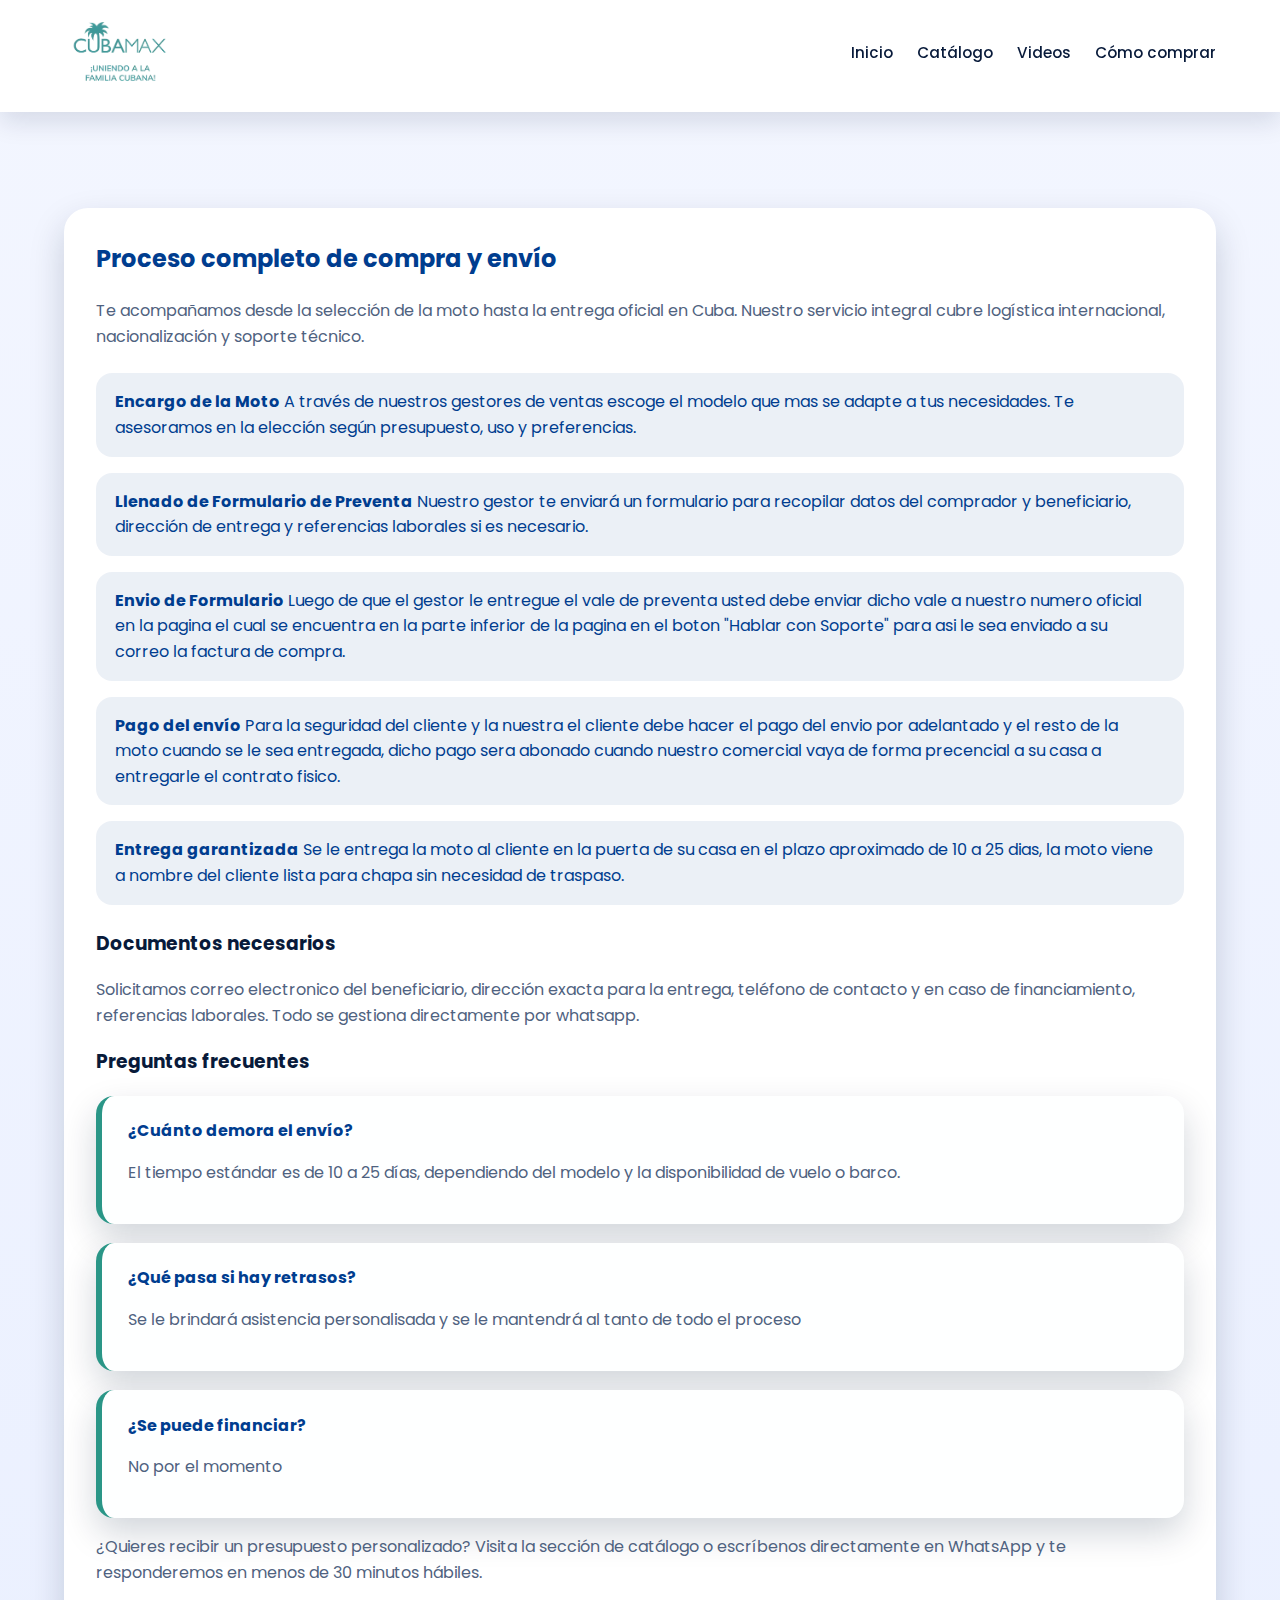
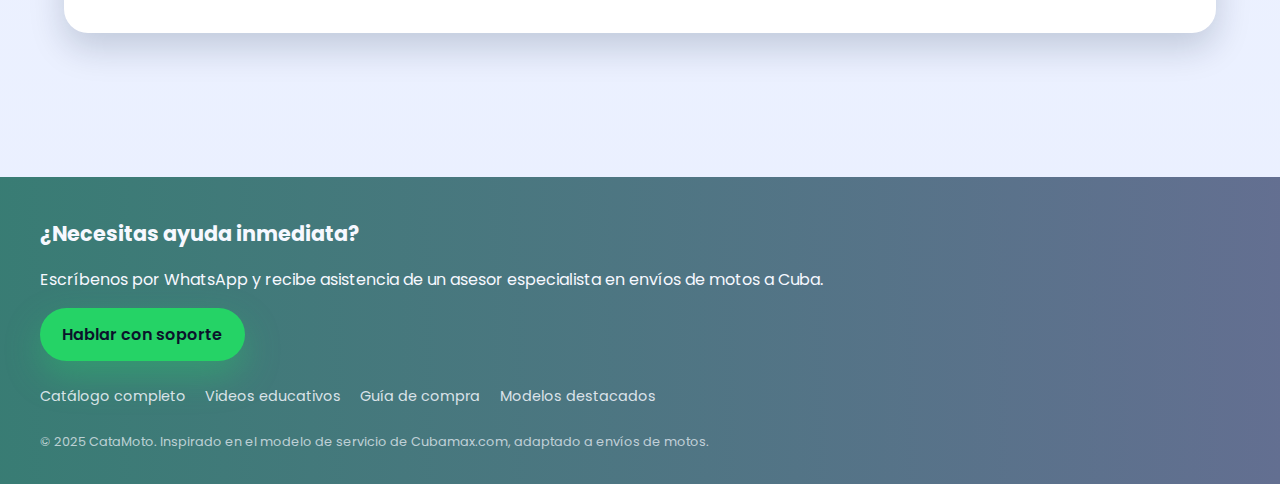
<file: como-comprar.html>
<!DOCTYPE html>
<html lang="es">
<head>
    <meta charset="UTF-8">
    <meta name="viewport" content="width=device-width, initial-scale=1.0">
    <title>Cómo comprar tu moto para Cuba | CataMoto</title>
    <meta name="description" content="Aprende el paso a paso para comprar y enviar motos a Cuba: pagos, documentación, aduanas y entrega final al beneficiario.">
    <link rel="preconnect" href="https://fonts.googleapis.com">
    <link rel="preconnect" href="https://fonts.gstatic.com" crossorigin>
    <link href="https://fonts.googleapis.com/css2?family=Poppins:wght@400;500;600;700&display=swap" rel="stylesheet">
    <link rel="stylesheet" href="assets/css/styles.css">
</head>
<body>
    <header>
        <nav class="navbar">
            <a class="brand" href="index.html"><img src="assets/img/logoP.jpeg" alt=""></a>
            <button class="mobile-toggle" aria-label="Abrir menú" data-mobile-toggle>☰</button>
            <div class="nav-links" data-nav-links>
                <a href="index.html">Inicio</a>
                <a href="catalogo.html">Catálogo</a>
                <a href="videos.html">Videos</a>
                <a href="como-comprar.html">Cómo comprar</a>
            </div>
        </nav>
    </header>

    <main>
        <section class="section">
            <article class="article">
                <h2>Proceso completo de compra y envío</h2>
                <p>Te acompañamos desde la selección de la moto hasta la entrega oficial en Cuba. Nuestro servicio integral cubre logística internacional, nacionalización y soporte técnico.</p>

                <ol class="article-list">
                    <li>
                        <strong>Encargo de la Moto</strong> A través de nuestros gestores de ventas escoge el modelo que mas se adapte a tus necesidades. Te asesoramos en la elección según presupuesto, uso y preferencias.
                    </li>
                    <li>
                        <strong>Llenado de Formulario de Preventa</strong> Nuestro gestor te enviará un formulario para recopilar datos del comprador y beneficiario, dirección de entrega y referencias laborales si es necesario.
                    </li>
                    <li>
                        <strong>Envio de Formulario</strong> Luego de que el gestor le entregue el vale de preventa usted debe enviar dicho vale a nuestro numero oficial en la pagina el cual se encuentra en la parte inferior de la pagina en el boton "Hablar con Soporte" para asi le sea enviado a su correo la factura de compra.
                    </li>
                    <li>
                        <strong>Pago del envío</strong> Para la seguridad del cliente y la nuestra el cliente debe hacer el pago del envio por adelantado y el resto de la moto cuando se le sea entregada, dicho pago sera abonado cuando nuestro comercial vaya de forma precencial a su casa a entregarle el contrato fisico.
                    </li>
                    <li>
                        <strong>Entrega garantizada</strong> Se le entrega la moto al cliente en la puerta de su casa en el plazo aproximado de 10 a 25 dias, la moto viene a nombre del cliente lista para chapa sin necesidad de traspaso.
                    </li>
                </ol>

                <h3>Documentos necesarios</h3>
                <p>Solicitamos correo electronico del beneficiario, dirección exacta para la entrega, teléfono de contacto y en caso de financiamiento, referencias laborales. Todo se gestiona directamente por whatsapp.</p>

                <h3>Preguntas frecuentes</h3>
                <div class="steps">
                    <div class="step">
                        <h4>¿Cuánto demora el envío?</h4>
                        <p>El tiempo estándar es de 10 a 25 días, dependiendo del modelo y la disponibilidad de vuelo o barco.</p>
                    </div>
                    <div class="step">
                        <h4>¿Qué pasa si hay retrasos?</h4>
                        <p>Se le brindará asistencia personalisada y se le mantendrá al tanto de todo el proceso</p>
                    </div>
                    <div class="step">
                        <h4>¿Se puede financiar?</h4>
                        <p>No por el momento</p>
                    </div>
                </div>

                <p>¿Quieres recibir un presupuesto personalizado? Visita la sección de <a href="catalogo.html">catálogo</a> o escríbenos directamente en WhatsApp y te responderemos en menos de 30 minutos hábiles.</p>
            </article>
        </section>
    </main>

    <footer>
        <div class="footer-content">
            <div>
                <h4>¿Necesitas ayuda inmediata?</h4>
                <p>Escríbenos por WhatsApp y recibe asistencia de un asesor especialista en envíos de motos a Cuba.</p>
                <a class="whatsapp-link" href="https://wa.me/+5354744852" target="_blank" rel="noopener noreferrer">Hablar con soporte</a>
            </div>
            <div class="footer-links">
                <a href="catalogo.html">Catálogo completo</a>
                <a href="videos.html">Videos educativos</a>
                <a href="como-comprar.html">Guía de compra</a>
                <a href="index.html#destacados">Modelos destacados</a>
            </div>
            <span class="footer-copy">© 2025 CataMoto. Inspirado en el modelo de servicio de Cubamax.com, adaptado a envíos de motos.</span>
        </div>
    </footer>

    <script src="assets/js/main.js"></script>
</body>
</html>
</file>
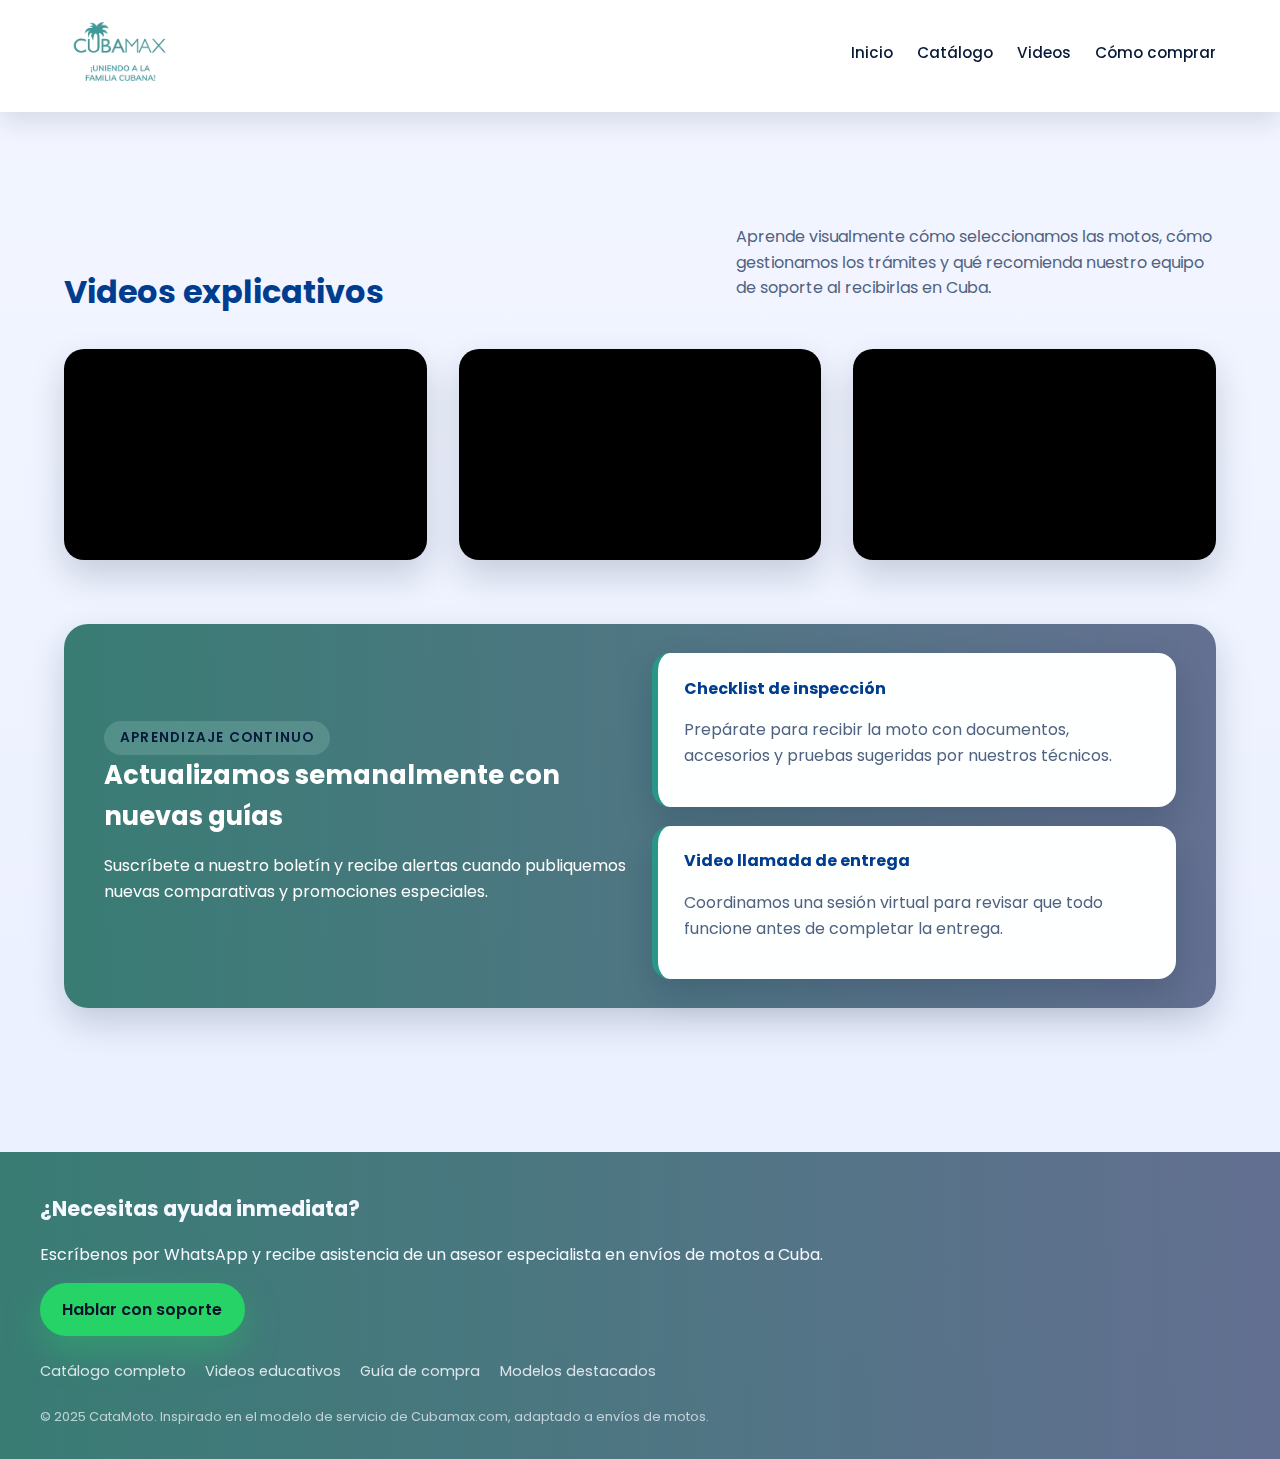
<file: videos.html>
<!DOCTYPE html>
<html lang="es">
<head>
    <meta charset="UTF-8">
    <meta name="viewport" content="width=device-width, initial-scale=1.0">
    <title>Videos y tutoriales | CataMoto</title>
    <meta name="description" content="Videos explicativos sobre envíos de motos a Cuba, financiamiento, trámites y recomendaciones de mantenimiento para beneficiarios.">
    <link rel="preconnect" href="https://fonts.googleapis.com">
    <link rel="preconnect" href="https://fonts.gstatic.com" crossorigin>
    <link href="https://fonts.googleapis.com/css2?family=Poppins:wght@400;500;600;700&display=swap" rel="stylesheet">
    <link rel="stylesheet" href="assets/css/styles.css">
</head>
<body>
    <header>
        <nav class="navbar">
            <a class="brand" href="index.html"><img src="assets/img/logoP.jpeg" alt=""></a>
            <button class="mobile-toggle" aria-label="Abrir menú" data-mobile-toggle>☰</button>
            <div class="nav-links" data-nav-links>
                <a href="index.html">Inicio</a>
                <a href="catalogo.html">Catálogo</a>
                <a href="videos.html">Videos</a>
                <a href="como-comprar.html">Cómo comprar</a>
            </div>
        </nav>
    </header>

    <main>
        <section class="section">
            <div class="section-header">
                <h2>Videos explicativos</h2>
                <p>Aprende visualmente cómo seleccionamos las motos, cómo gestionamos los trámites y qué recomienda nuestro equipo de soporte al recibirlas en Cuba.</p>
            </div>
            <div class="playlist">
                <article class="video-card">
                    <iframe src="https://www.youtube.com/embed/OGF56FPDYE8" title="Proceso de compra y envío a Cuba" allowfullscreen></iframe>
                </article>
                <article class="video-card">
                    <iframe src="https://www.youtube.com/embed/yVqO2y7zK2c" title="Comparativa de motos eléctricas" allowfullscreen></iframe>
                </article>
                <article class="video-card">
                    <iframe src="https://www.youtube.com/embed/IgC1x31pLdg" title="Talleres aliados y mantenimiento inicial" allowfullscreen></iframe>
                </article>
            </div>
        </section>

        <section class="section">
            <div class="highlight-strip">
                <div>
                    <span class="badge">Aprendizaje continuo</span>
                    <h3>Actualizamos semanalmente con nuevas guías</h3>
                    <p>Suscríbete a nuestro boletín y recibe alertas cuando publiquemos nuevas comparativas y promociones especiales.</p>
                </div>
                <div class="steps">
                    <div class="step">
                        <h4>Checklist de inspección</h4>
                        <p>Prepárate para recibir la moto con documentos, accesorios y pruebas sugeridas por nuestros técnicos.</p>
                    </div>
                    <div class="step">
                        <h4>Video llamada de entrega</h4>
                        <p>Coordinamos una sesión virtual para revisar que todo funcione antes de completar la entrega.</p>
                    </div>
                </div>
            </div>
        </section>
    </main>

    <footer>
        <div class="footer-content">
            <div>
                <h4>¿Necesitas ayuda inmediata?</h4>
                <p>Escríbenos por WhatsApp y recibe asistencia de un asesor especialista en envíos de motos a Cuba.</p>
                <a class="whatsapp-link" href="https://wa.me/5352751212" target="_blank" rel="noopener noreferrer">Hablar con soporte</a>
            </div>
            <div class="footer-links">
                <a href="catalogo.html">Catálogo completo</a>
                <a href="videos.html">Videos educativos</a>
                <a href="como-comprar.html">Guía de compra</a>
                <a href="index.html#destacados">Modelos destacados</a>
            </div>
            <span class="footer-copy">© 2025 CataMoto. Inspirado en el modelo de servicio de Cubamax.com, adaptado a envíos de motos.</span>
        </div>
    </footer>

    <script src="assets/js/main.js"></script>
</body>
</html>
</file>
<file: assets/css/styles.css>
:root {
    --primary: #2a9687;
    --secondary: #003d8f;
    --accent: #ffd200;
    --neutral: #4f6280;
    --dark: #081a3a;
    --shadow: 0 15px 35px rgba(8, 26, 58, 0.18);
    --radius-lg: 24px;
}

* {
    box-sizing: border-box;
}

body {
    margin: 0;
    font-family: 'Poppins', 'Segoe UI', Tahoma, sans-serif;
    background: linear-gradient(180deg, #f3f6ff 0%, #e9efff 100%);
    color: var(--dark);
    line-height: 1.6;
}

a {
    color: inherit;
    text-decoration: none;
}

a:hover {
    color: var(--primary);
}

img {
    max-width: 100%;
    display: block;
}

header {
    position: sticky;
    top: 0;
    z-index: 10;
    background: rgba(255, 255, 255, 0.95);
    backdrop-filter: blur(12px);
    box-shadow: 0 10px 24px rgba(8, 26, 58, 0.12);
}

.navbar {
    max-width: 1200px;
    margin: 0 auto;
    padding: 1rem 1.5rem;
    display: flex;
    justify-content: space-between;
    align-items: center;
}

.brand {
    font-size: 1.3rem;
    font-weight: 700;
    letter-spacing: 0.06em;
    color: var(--primary);
    text-transform: uppercase;
}

.brand img {
    height: 80px;
    width: auto;
    border-radius: 8px;
}

.nav-links {
    display: flex;
    gap: 1.5rem;
    font-size: 0.95rem;
    font-weight: 500;
}

.nav-links a {
    position: relative;
    padding-bottom: 0.4rem;
}

.nav-links a::after {
    content: '';
    position: absolute;
    left: 0;
    bottom: 0;
    width: 100%;
    height: 2px;
    background: var(--primary);
    transform: scaleX(0);
    transform-origin: right;
    transition: transform 0.3s ease;
}

.nav-links a:hover::after {
    transform: scaleX(1);
    transform-origin: left;
}

.btn {
    display: inline-flex;
    align-items: center;
    margin-top: 10px;
    padding: 0.85rem 1.6rem;
    border-radius: 999px;
    font-weight: 600;
    border: none;
    background: var(--primary);
    color: white;
    box-shadow: var(--shadow);
    cursor: pointer;
    transition: transform 0.3s ease, box-shadow 0.3s ease, filter 0.3s ease;
}

.btn:hover {
    transform: translateY(-3px);
    box-shadow: 0 18px 45px rgba(6, 227, 172, 0.32);
    filter: brightness(1.05);
    color: #003d8f;
}

main {
    max-width: 1200px;
    margin: 0 auto;
    padding: 2rem 1.5rem 5rem;
}

.section {
    margin-top: 4rem;
}

.section-header {
    display: flex;
    justify-content: space-between;
    align-items: flex-end;
    margin-bottom: 2rem;
}

.section-header h2 {
    margin: 0;
    font-size: 2rem;
    color: var(--secondary);
}

.section-header p {
    max-width: 480px;
    color: var(--neutral);
}

.hero {
    display: grid;
    grid-template-columns: repeat(auto-fit, minmax(300px, 1fr));
    gap: 2rem;
    align-items: center;
    padding: 3rem 2.5rem;
    border-radius: var(--radius-lg);
    background: radial-gradient(circle at top left, rgba(48, 177, 160, 0.445), transparent 55%),
                radial-gradient(circle at bottom right, rgba(0, 61, 143, 0.16), transparent 45%),
                #ffffff;
    box-shadow: var(--shadow);
    margin-top: 2rem;
}

.hero h1 {
    font-size: clamp(2.4rem, 3.3vw, 3.2rem);
    margin-bottom: 1rem;
    color: var(--secondary);
    font-size: 1.8rem;
}

.hero p {
    color: var(--neutral);
    margin-bottom: 1.6rem;
    margin-right: 30px;
}

.hero-features {
    display: grid;
    gap: 1rem;
    color: var(--secondary);
    padding-top: 10px;
    margin-right: 30px;
}

.hero-features span {
    display: inline-flex;
    align-items: center;
    gap: 0.75rem;
    padding: 0.7rem 1rem;
    border-radius: 14px;
    background: rgba(0, 61, 143, 0.08);
}

.hero-image {
    position: relative;
    border-radius: var(--radius-lg);
    overflow: hidden;
    box-shadow: var(--shadow);
}

.hero-image::after {
    content: '';
    position: absolute;
    inset: 0;
    background: linear-gradient(180deg, rgba(8, 26, 58, 0) 40%, rgba(8, 26, 58, 0.55) 100%);
}

.hero-image img {
    height: 100%;
    width: 100%;
    object-fit: cover;
}

.badge {
    display: inline-flex;
    align-items: center;
    gap: 0.5rem;
    padding: 0.4rem 1rem;
    border-radius: 999px;
    background: rgba(248, 212, 53, 0.747);
    color: var(--secondary);
    font-weight: 600;
    font-size: 0.85rem;
    text-transform: uppercase;
    letter-spacing: 0.09em;
    margin-top: 0.5rem;
}

.catalog-grid {
    display: grid;
    gap: 1.8rem;
    grid-template-columns: repeat(auto-fit, minmax(260px, 1fr));
}

.card {
    background: #ffffff;
    border-radius: 22px;
    box-shadow: var(--shadow);
    overflow: hidden;
    display: flex;
    flex-direction: column;
    transition: transform 0.3s ease, box-shadow 0.3s ease;
}

.card:hover {
    transform: translateY(-8px);
    box-shadow: 0 25px 55px rgba(0, 61, 143, 0.24);
}

.card-content {
    padding: 1.6rem;
    display: flex;
    flex-direction: column;
    gap: 1rem;
}

.card-content h3 {
    margin: 0;
    color: var(--secondary);
    font-size: 1.3rem;
}

.card-features {
    display: grid;
    gap: 0.5rem;
    color: var(--neutral);
    font-size: 0.95rem;
}

.price-tag {
    font-size: 1.4rem;
    font-weight: 700;
    color: var(--primary);
}

.tags {
    display: flex;
    flex-wrap: wrap;
    gap: 0.5rem;
}

.tag {
    padding: 0.35rem 0.8rem;
    border-radius: 999px;
    font-size: 0.75rem;
    font-weight: 600;
    background: rgba(75, 221, 190, 0.12);
    color: var(--secondary);
    letter-spacing: 0.05em;
}

.highlight-strip {
    background: linear-gradient(90deg, rgba(44, 116, 106, 0.932), rgba(55, 69, 109, 0.753));
    border-radius: var(--radius-lg);
    color: #ffffff;
    display: grid;
    grid-template-columns: repeat(auto-fit, minmax(200px, 1fr));
    gap: 1.5rem;
    padding: 1.8rem 2.5rem;
    align-items: center;
    box-shadow: var(--shadow);
}

.highlight-strip h3 {
    margin: 0;
    font-size: 1.6rem;
}

.highlight-strip .badge {
    background: rgba(155, 204, 196, 0.25);
    color: #081a3a;
}

.steps {
    display: grid;
    gap: 1.2rem;
}

.step {
    background: #feffff;
    border-left: 6px solid var(--primary);
    border-radius: 18px;
    padding: 1.4rem 1.6rem;
    box-shadow: var(--shadow);
}

.step p {
    color: var(--neutral);
}

.step h4 {
    margin: 0 0 0.5rem;
    color: var(--secondary);
}

.playlist {
    display: grid;
    gap: 2rem;
    grid-template-columns: repeat(auto-fit, minmax(320px, 1fr));
}

.video-card {
    border-radius: 20px;
    overflow: hidden;
    background: #000;
    box-shadow: var(--shadow);
}

.video-card iframe {
    width: 100%;
    aspect-ratio: 16 / 9;
    border: none;
}

.article {
    background: #ffffff;
    padding: 2rem;
    border-radius: var(--radius-lg);
    box-shadow: var(--shadow);
}

.article h2 {
    margin-top: 0;
    color: var(--secondary);
}

.article p {
    color: var(--neutral);
}

.article-list {
    list-style: none;
    padding: 0;
    margin: 1.5rem 0;
    display: grid;
    gap: 1rem;
}

.article-list li {
    padding: 1rem 1.2rem;
    border-radius: 16px;
    background: rgba(0, 61, 143, 0.08);
    color: var(--secondary);
}

footer {
    margin-top: 4rem;
    background: linear-gradient(90deg, rgba(44, 116, 106, 0.932), rgba(55, 69, 109, 0.753));
    color: #f6f8ff;
    padding: 2.5rem 1.5rem 2rem;
}

.footer-content {
    max-width: 1200px;
    margin: 0 auto;
    display: grid;
    gap: 1.5rem;
}

.footer-content h4 {
    margin: 0;
    font-size: 1.3rem;
}

.whatsapp-link {
    display: inline-flex;
    align-items: center;
    gap: 0.75rem;
    padding: 0.85rem 1.4rem;
    border-radius: 999px;
    background: #25d366;
    color: #0b132b;
    font-weight: 600;
    box-shadow: 0 15px 35px rgba(37, 211, 102, 0.35);
}

.footer-links {
    display: flex;
    flex-wrap: wrap;
    gap: 1.2rem;
    font-size: 0.9rem;
    color: rgba(246, 248, 255, 0.85);
}

.footer-copy {
    font-size: 0.8rem;
    color: rgba(246, 248, 255, 0.7);
}

.mobile-toggle {
    display: none;
    background: none;
    border: none;
    font-size: 1.5rem;
    color: var(--secondary);
}

@media (max-width: 960px) {
    .navbar {
        position: relative;
        flex-wrap: wrap;
    }

    .mobile-toggle {
        display: block;
    }

    .nav-links {
        width: 100%;
        margin-top: 1rem;
        flex-direction: column;
        display: none;
        background: rgba(255, 255, 255, 0.96);
        border-radius: 16px;
        padding: 1rem 1.5rem;
        box-shadow: var(--shadow);
    }

    .nav-links.is-open {
        display: flex;
    }

    .hero {
        padding: 2.5rem;
    }
}

@media (max-width: 600px) {
    main {
        padding: 1.5rem 1.25rem 4rem;
    }

    .hero {
        padding: 2rem;
    }

    .section {
        margin-top: 3rem;
    }

    .section-header {
        flex-direction: column;
        gap: 0.8rem;
        align-items: flex-start;
    }

    .highlight-strip {
        padding: 1.5rem;
    }
}

.modal {
    position: fixed;
    inset: 0;
    display: none;
    align-items: center;
    justify-content: center;
    padding: 2rem 1.5rem;
    z-index: 999;
}

.modal.is-open {
    display: flex;
}

.modal::before {
    content: '';
    position: absolute;
    inset: 0;
    background: rgba(8, 26, 58, 0.75);
    backdrop-filter: blur(4px);
}

.modal-dialog {
    position: relative;
    background: #ffffff;
    border-radius: 22px;
    padding: 2rem;
    width: min(900px, 100%);
    max-height: 90vh;
    overflow: auto;
    box-shadow: 0 35px 75px rgba(8, 26, 58, 0.35);
    display: grid;
    gap: 1.5rem;
}

.modal-header {
    display: flex;
    justify-content: space-between;
    align-items: start;
    gap: 1rem;
}

.modal-title {
    margin: 0;
    font-size: 1.7rem;
    color: var(--secondary);
}

.modal-close {
    background: none;
    border: none;
    font-size: 1.6rem;
    line-height: 1;
    color: var(--neutral);
    cursor: pointer;
}

.modal-close:hover {
    color: var(--primary);
}

.slider {
    position: relative;
    border-radius: 18px;
    overflow: hidden;
    box-shadow: var(--shadow);
}

.slider-track {
    display: flex;
    transition: transform 0.5s ease;
}

.slider-track img {
    width: 100%;
    flex-shrink: 0;
    object-fit: cover;
    aspect-ratio: 16 / 9;
}

.slider-nav {
    position: absolute;
    inset: 0;
    display: flex;
    justify-content: space-between;
    align-items: center;
    pointer-events: none;
}

.slider-nav button {
    pointer-events: auto;
    background: rgba(8, 26, 58, 0.48);
    border: none;
    color: #ffffff;
    font-size: 1.5rem;
    width: 44px;
    height: 44px;
    border-radius: 50%;
    display: grid;
    place-items: center;
    cursor: pointer;
}

.slider-nav button:hover {
    background: rgba(227, 6, 19, 0.75);
}

.slider-dots {
    position: absolute;
    bottom: 12px;
    left: 50%;
    transform: translateX(-50%);
    display: flex;
    gap: 0.5rem;
}

.slider-dots button {
    width: 12px;
    height: 12px;
    border-radius: 30%;
    border: none;
    background: rgba(255, 255, 255, 0.6);
    cursor: pointer;
}

.slider-dots button.is-active {
    background: var(--accent);
}

.modal-body {
    display: grid;
    gap: 1.5rem;
}

.modal-body p {
    margin: 0;
    color: var(--neutral);
}

.modal-meta {
    display: flex;
    flex-wrap: wrap;
    gap: 0.75rem;
}

.modal-meta span {
    display: inline-flex;
    align-items: center;
    gap: 0.4rem;
    background: rgba(0, 61, 143, 0.12);
    color: var(--secondary);
    padding: 0.5rem 0.9rem;
    border-radius: 999px;
    font-weight: 500;
    font-size: 0.85rem;
}

@media (max-width: 720px) {
    .modal-dialog {
        padding: 1.5rem;
    }

    .modal-title {
        font-size: 1.4rem;
    }

    .slider-nav button {
        width: 38px;
        height: 38px;
    }
}
.modal-description-list {
    margin: 0;
    padding-left: 1.25rem;
    color: var(--neutral);
    display: grid;
    gap: 0.6rem;
    list-style: disc;
}

.modal-description-list li {
    margin: 0;
}
</file>
